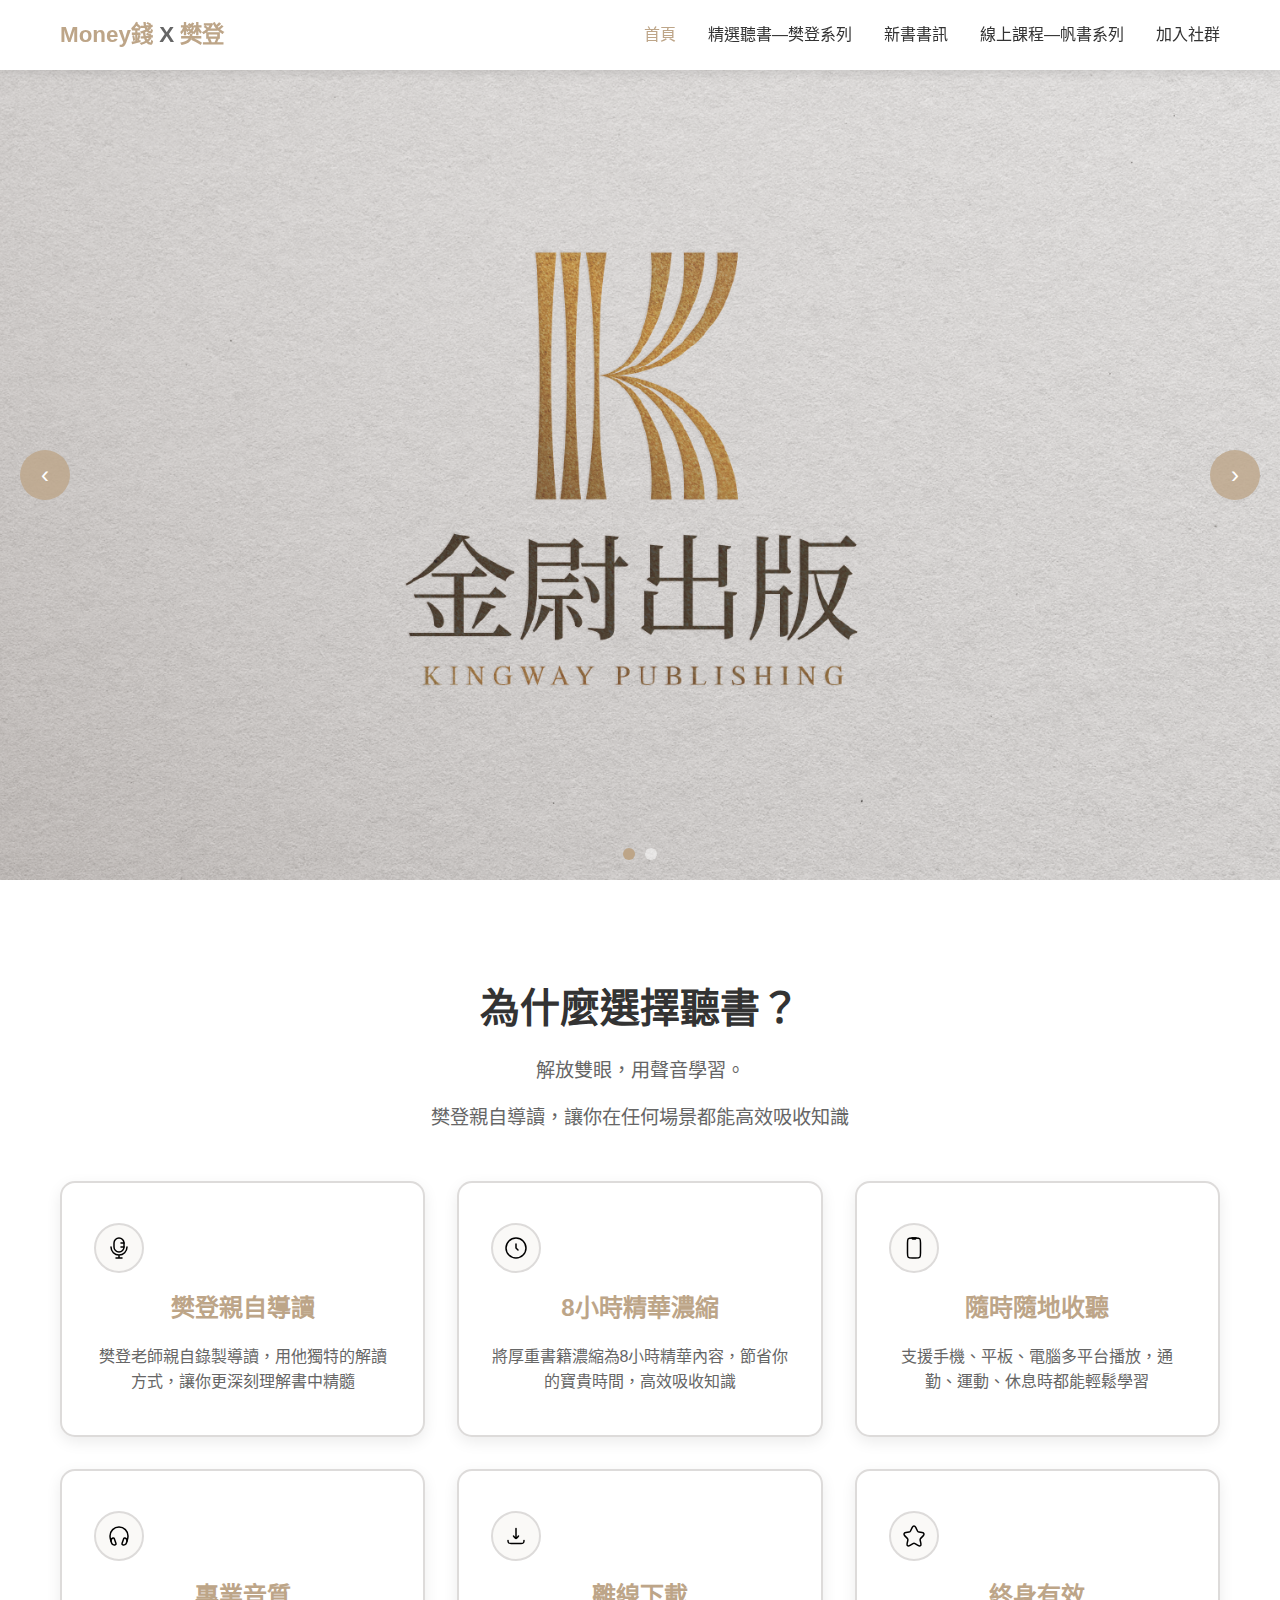
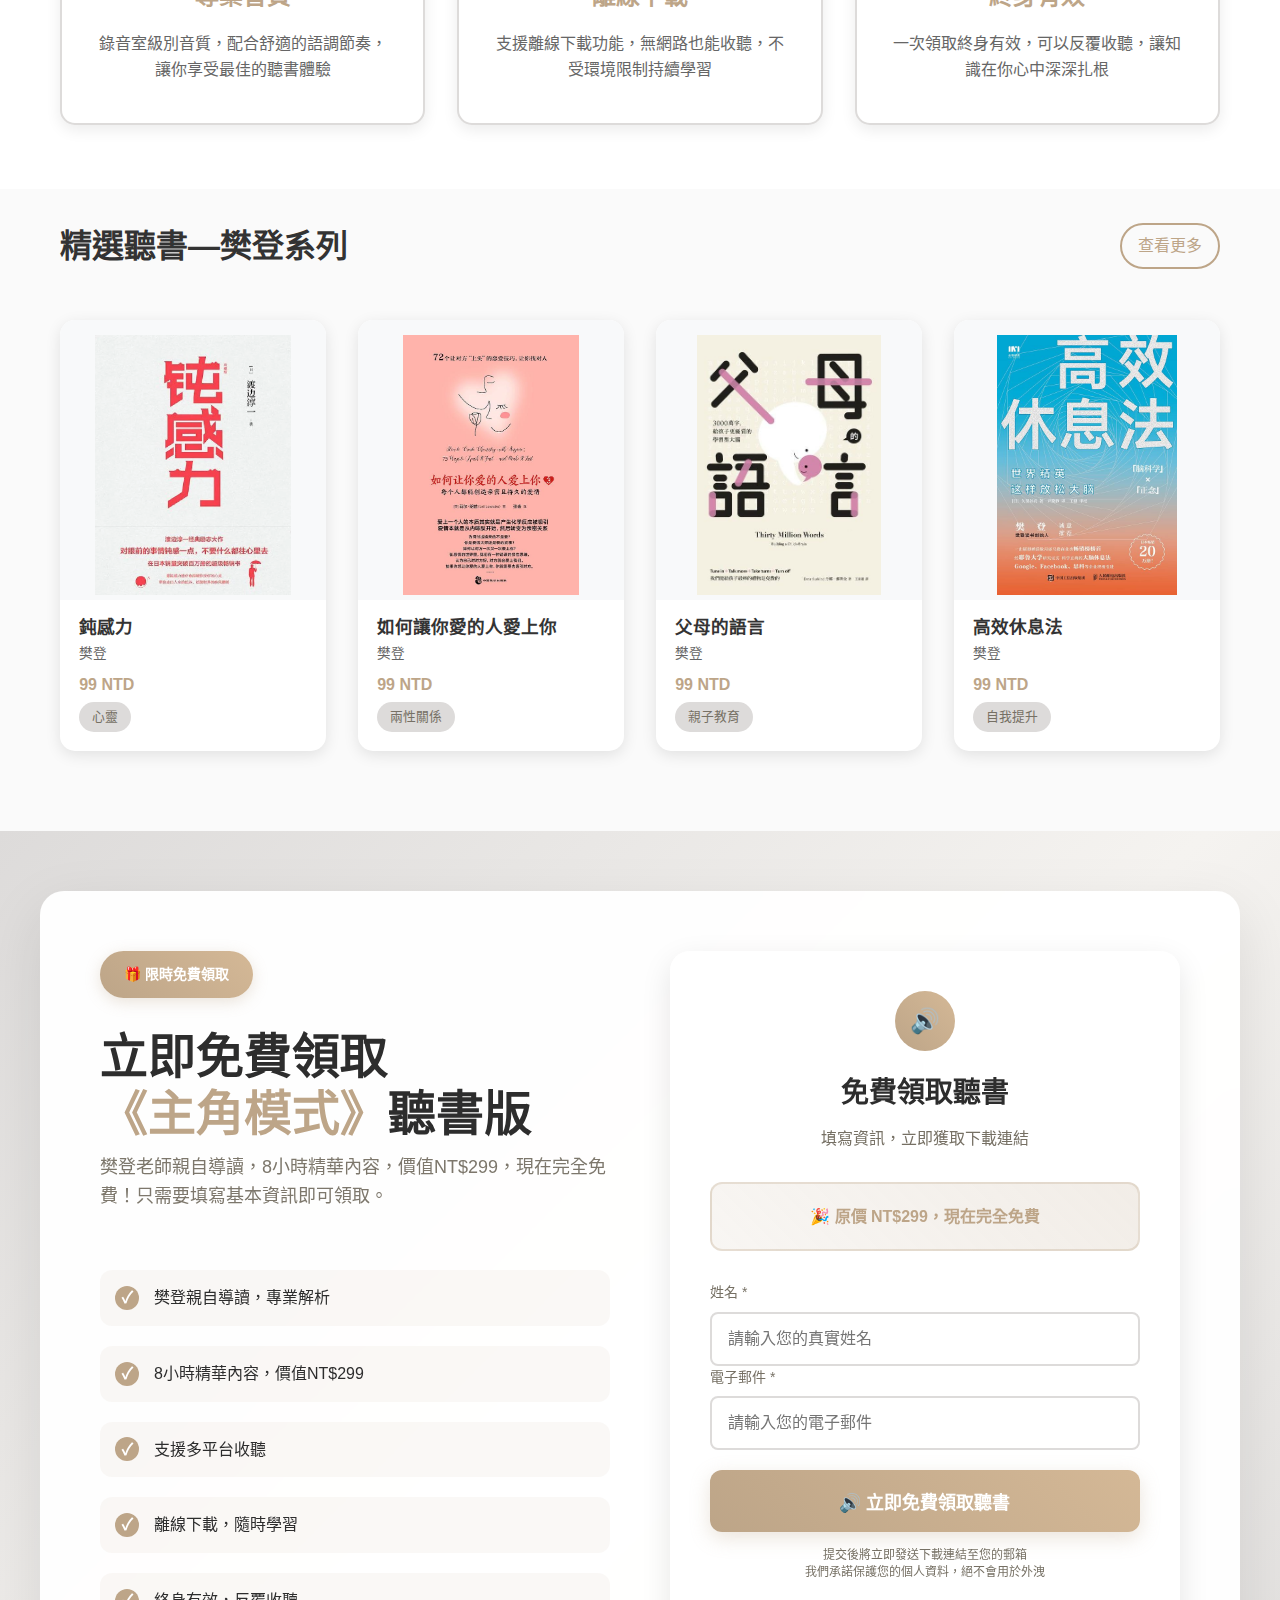
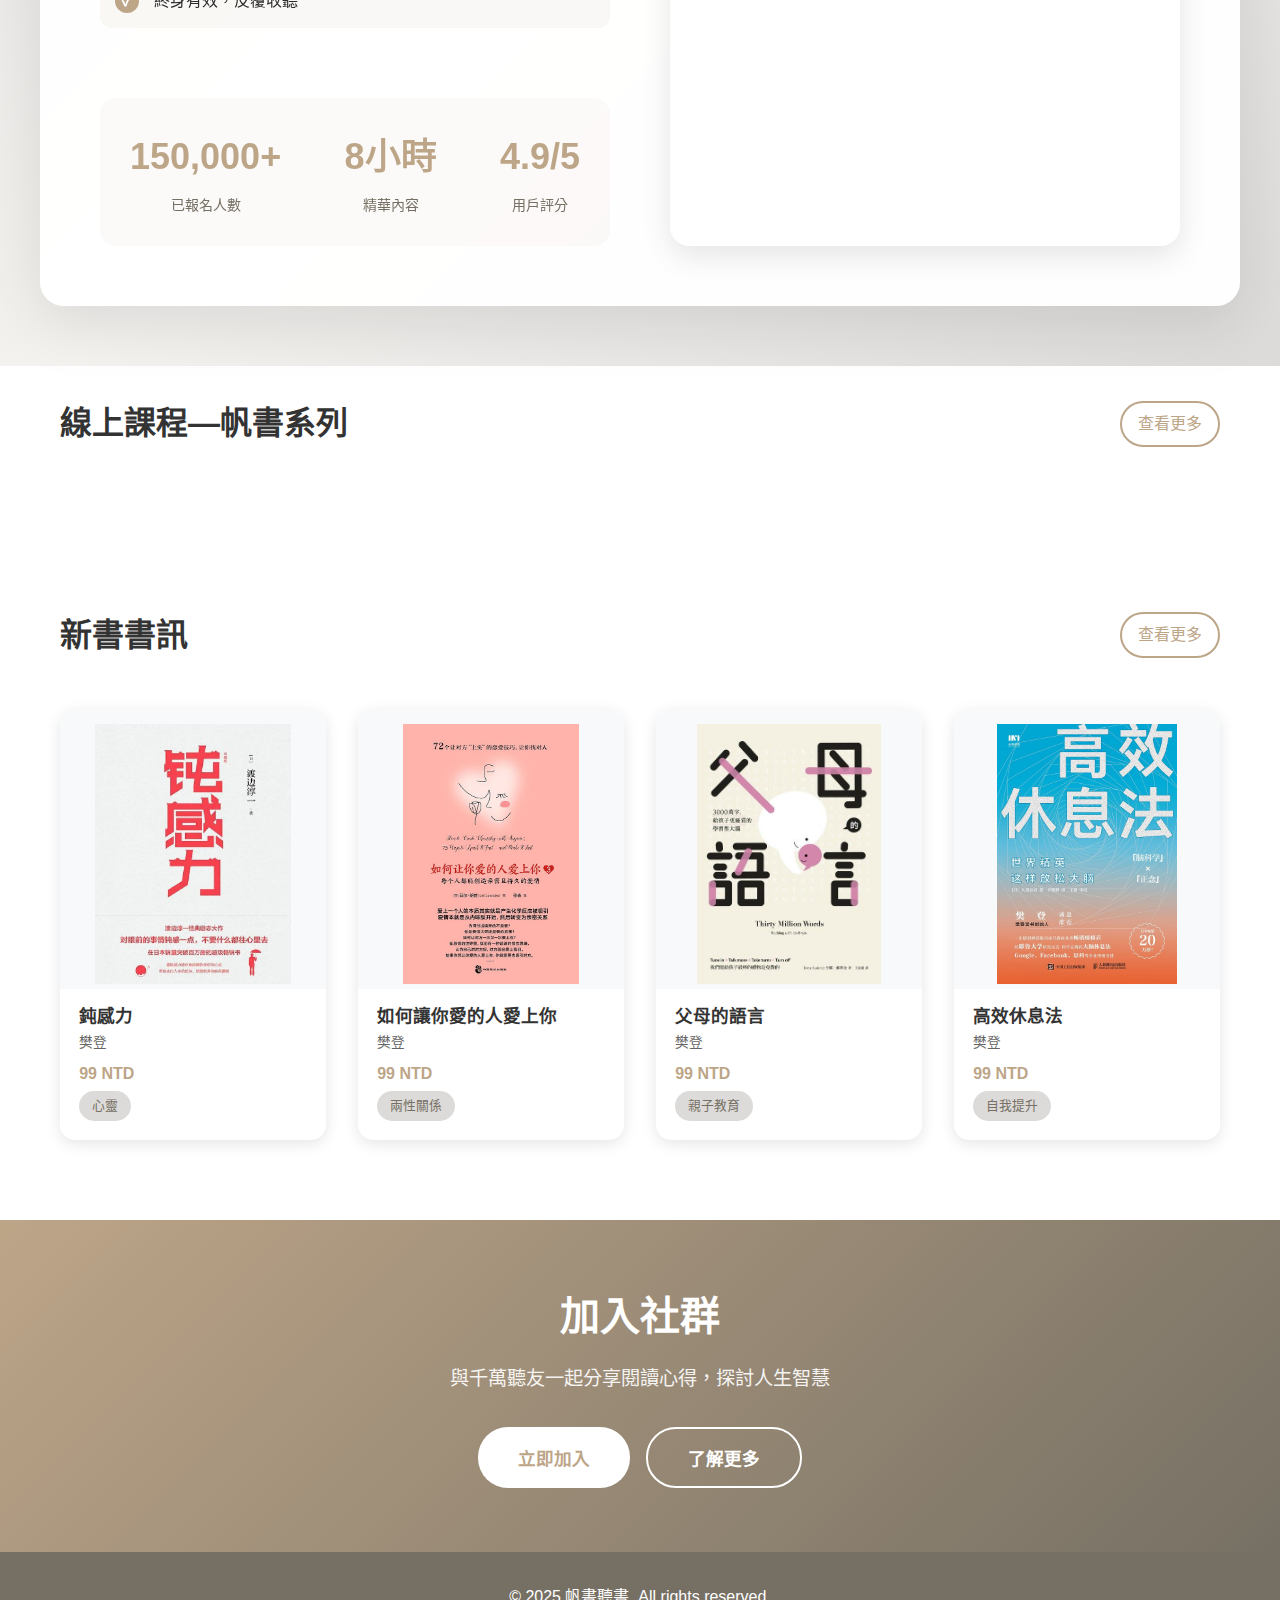
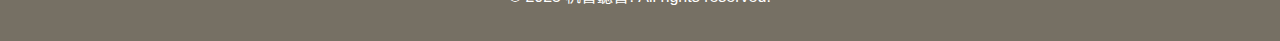
<file: index.html>
<!DOCTYPE html>
<html lang="zh-TW">
<head>
    <meta charset="UTF-8">
    <meta name="viewport" content="width=device-width, initial-scale=1.0">
    <title>帆書聽書 - 優質聽書平台</title>
    <link rel="stylesheet" href="css/styles.css">
    <link rel="stylesheet" href="css/hero-mode.css">
</head>
<body>

    <main>
        <section class="hero-carousel">
            <div class="carousel-container">
                <div class="carousel-slide active">
                    <img src="images/hero_image.png" alt="帆書聽書推薦">
                </div>
                <div class="carousel-slide">
                    <img src="images/hero_image_2.png" alt="精選好書">
                </div>
            </div>
            <div class="carousel-controls">
                <button class="prev-btn">‹</button>
                <button class="next-btn">›</button>
            </div>
            <div class="carousel-indicators">
                <span class="indicator active" data-slide="0"></span>
                <span class="indicator" data-slide="1"></span>
            </div>
        </section>
        <section class="why-choose-section">
            <div class="container">
                <div class="section-header centered">
                    <h2>為什麼選擇聽書？</h2>
                    <p>解放雙眼，用聲音學習。</p> <p>樊登親自導讀，讓你在任何場景都能高效吸收知識</p>
                </div>
                <div class="features-grid">
                    <div class="feature-card">
                        <div class="feature-icon">
                            <img src="images/svg/mic-01-stroke-rounded.svg" alt="樊登親自導讀" class="feature-svg">
                        </div>
                        <h3>樊登親自導讀</h3>
                        <p>樊登老師親自錄製導讀，用他獨特的解讀方式，讓你更深刻理解書中精髓</p>
                    </div>
                    <div class="feature-card">
                        <div class="feature-icon">
                            <img src="images/svg/clock-01-stroke-rounded.svg" alt="8小時精華濃縮" class="feature-svg">
                        </div>
                        <h3>8小時精華濃縮</h3>
                        <p>將厚重書籍濃縮為8小時精華內容，節省你的寶貴時間，高效吸收知識</p>
                    </div>
                    <div class="feature-card">
                        <div class="feature-icon">
                            <img src="images/svg/smart-phone-02-stroke-rounded.svg" alt="隨時隨地收聽" class="feature-svg">
                        </div>
                        <h3>隨時隨地收聽</h3>
                        <p>支援手機、平板、電腦多平台播放，通勤、運動、休息時都能輕鬆學習</p>
                    </div>
                    <div class="feature-card">
                        <div class="feature-icon">
                            <img src="images/svg/headphones-stroke-rounded.svg" alt="專業音質" class="feature-svg">
                        </div>
                        <h3>專業音質</h3>
                        <p>錄音室級別音質，配合舒適的語調節奏，讓你享受最佳的聽書體驗</p>
                    </div>
                    <div class="feature-card">
                        <div class="feature-icon">
                            <img src="images/svg/download-04-stroke-rounded.svg" alt="離線下載" class="feature-svg">
                        </div>
                        <h3>離線下載</h3>
                        <p>支援離線下載功能，無網路也能收聽，不受環境限制持續學習</p>
                    </div>
                    <div class="feature-card">
                        <div class="feature-icon">
                            <img src="images/svg/star-stroke-rounded.svg" alt="終身有效" class="feature-svg">
                        </div>
                        <h3>終身有效</h3>
                        <p>一次領取終身有效，可以反覆收聽，讓知識在你心中深深扎根</p>
                    </div>
                </div>
            </div>
        </section>

        

        <section class="featured-books-section">
            <div class="container">
                <div class="section-header">
                    <h2>精選聽書—樊登系列</h2>
                    <a href="audiobooks.html" class="view-more">查看更多</a>
                </div>
                <div class="books-grid" id="audiobooks-grid">
                </div>
                <a href="audiobooks.html" class="mobile-view-more">查看更多</a>
            </div>
        </section>
        
        <section class="hero-mode-section">
            <div class="hero-mode-container">
                <div class="hero-left-section">
                    <div class="hero-free-badge">🎁 限時免費領取</div>
                    
                    <div>
                        <h1 class="hero-main-title">立即免費領取<br><span class="hero-highlight">《主角模式》</span>聽書版</h1>
                        <p class="hero-subtitle">樊登老師親自導讀，8小時精華內容，價值NT$299，現在完全免費！只需要填寫基本資訊即可領取。</p>
                    </div>

                    <div class="hero-features">
                        <div class="hero-feature-item">
                            <div class="hero-check-icon">✓</div>
                            <span>樊登親自導讀，專業解析</span>
                        </div>
                        <div class="hero-feature-item">
                            <div class="hero-check-icon">✓</div>
                            <span>8小時精華內容，價值NT$299</span>
                        </div>
                        <div class="hero-feature-item">
                            <div class="hero-check-icon">✓</div>
                            <span>支援多平台收聽</span>
                        </div>
                        <div class="hero-feature-item">
                            <div class="hero-check-icon">✓</div>
                            <span>離線下載，隨時學習</span>
                        </div>
                        <div class="hero-feature-item">
                            <div class="hero-check-icon">✓</div>
                            <span>終身有效，反覆收聽</span>
                        </div>
                    </div>

                    <div class="hero-stats">
                        <div class="hero-stat-item">
                            <span class="hero-stat-number">150,000+</span>
                            <div class="hero-stat-label">已報名人數</div>
                        </div>
                        <div class="hero-stat-item">
                            <span class="hero-stat-number">8小時</span>
                            <div class="hero-stat-label">精華內容</div>
                        </div>
                        <div class="hero-stat-item">
                            <span class="hero-stat-number">4.9/5</span>
                            <div class="hero-stat-label">用戶評分</div>
                        </div>
                    </div>
                </div>

                <div class="hero-right-section">
                    <div class="hero-form-header">
                        <div class="hero-speaker-icon">🔊</div>
                        <h2 class="hero-form-title">免費領取聽書</h2>
                        <p class="hero-form-subtitle">填寫資訊，立即獲取下載連結</p>
                    </div>

                    <div class="hero-price-banner">
                        <div class="hero-price-text">🎉 原價 NT$299，現在完全免費</div>
                    </div>

                    <form class="hero-form">
                        <div class="hero-form-group">
                            <label class="hero-form-label">姓名 *</label>
                            <input type="text" class="hero-form-input" placeholder="請輸入您的真實姓名">
                        </div>

                        <div class="hero-form-group">
                            <label class="hero-form-label">電子郵件 *</label>
                            <input type="email" class="hero-form-input" placeholder="請輸入您的電子郵件">
                        </div>

                        <button type="submit" class="hero-submit-btn">🔊 立即免費領取聽書</button>

                        <p class="hero-privacy-text">
                            提交後將立即發送下載連結至您的郵箱<br>
                            我們承諾保護您的個人資料，絕不會用於外洩
                        </p>
                    </form>
                </div>
            </div>

            <script>
                // Form submission handling
                document.querySelector('.hero-form').addEventListener('submit', function(e) {
                    e.preventDefault();
                    
                    const name = this.querySelector('input[type="text"]').value;
                    const email = this.querySelector('input[type="email"]').value;
                    
                    if (!name || !email) {
                        alert('請填寫完整資訊');
                        return;
                    }
                    
                    // Simulate form submission
                    const button = this.querySelector('.hero-submit-btn');
                    button.innerHTML = '📧 發送中...';
                    button.disabled = true;
                    
                    setTimeout(() => {
                        alert('恭喜！聽書下載連結已發送至您的郵箱，請查收！');
                        button.innerHTML = '✅ 已發送';
                    }, 2000);
                });

                // Add hover animations
                document.querySelectorAll('.hero-feature-item').forEach(item => {
                    item.addEventListener('mouseenter', function() {
                        this.style.transform = 'translateX(5px) scale(1.02)';
                    });
                    
                    item.addEventListener('mouseleave', function() {
                        this.style.transform = 'translateX(0) scale(1)';
                    });
                });
            </script>
        </section>

        

        <section class="courses-section">
            <div class="container">
                <div class="section-header">
                    <h2>線上課程—帆書系列</h2>
                    <a href="courses.html" class="view-more">查看更多</a>
                </div>
                <div class="course-grid" id="courses-grid">
                </div>
                <a href="courses.html" class="mobile-view-more">查看更多</a>
            </div>
        </section>
        

        <section class="new-books-section">
            <div class="container">
                <div class="section-header">
                    <h2>新書書訊</h2>
                    <a href="books.html" class="view-more">查看更多</a>
                </div>
                <div class="books-grid" id="books-grid">
                </div>
                <a href="books.html" class="mobile-view-more">查看更多</a>
            </div>
        </section>

        <section id="community" class="community-section">
            <div class="container">
                <div class="community-content">
                    <h2>加入社群</h2>
                    <p>與千萬聽友一起分享閱讀心得，探討人生智慧</p>
                    <div class="community-buttons">
                        <button class="btn btn-primary">立即加入</button>
                        <button class="btn btn-secondary">了解更多</button>
                    </div>
                </div>
            </div>
        </section>


    </main>

    <script src="js/utils_components.js"></script>
    <script src="js/utils_mobile_menu.js"></script>
    <script src="js/utils_carousel.js"></script>
    <script src="js/utils_books.js"></script>
    <script src="js/index.js"></script>
    <script>
        // Initialize components first, then run page-specific scripts
        document.addEventListener('DOMContentLoaded', function() {
            // Initialize components first
            ComponentUtils.initComponents('home');
            
            // Then run page-specific functionality
            setTimeout(() => {
                initCarousel();
                loadHomepageBooks();
                loadCommunityEvents();
            }, 10);
        });
    </script>
</body>
</html>
</file>
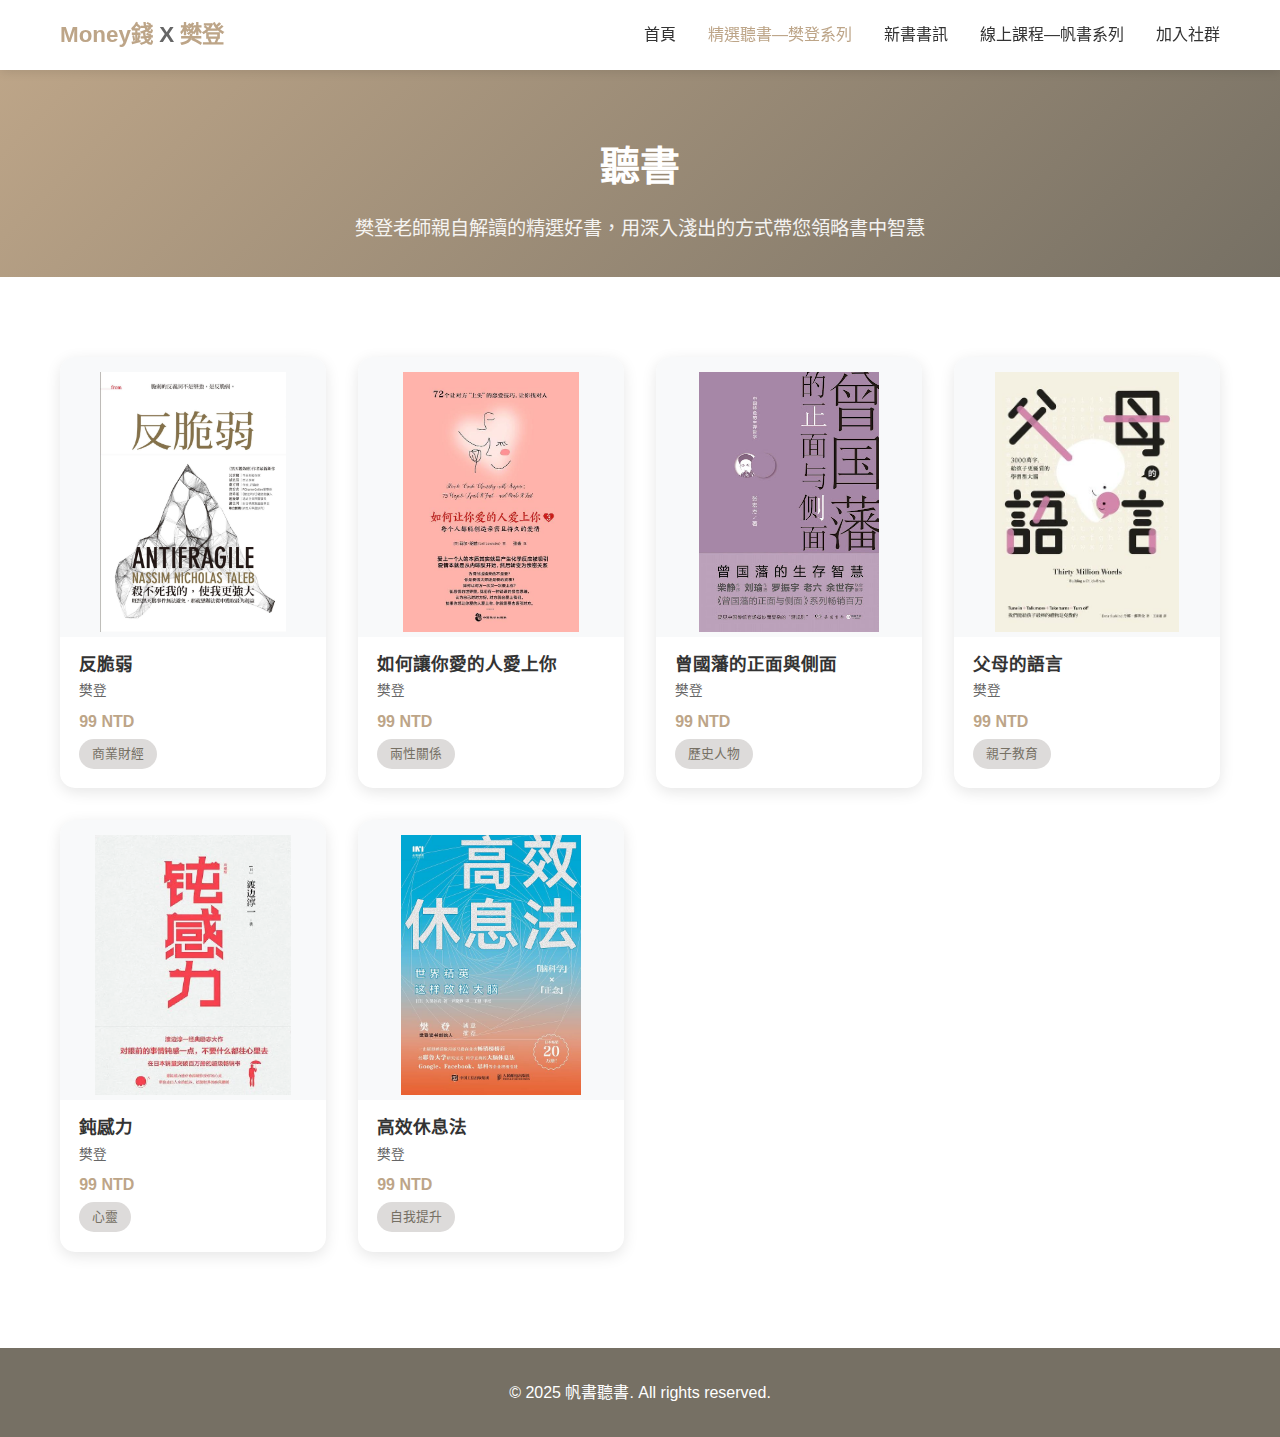
<file: audiobooks.html>
<!DOCTYPE html>
<html lang="zh-TW">
<head>
    <meta charset="UTF-8">
    <meta name="viewport" content="width=device-width, initial-scale=1.0">
    <title>精選聽書-樊登系列 - 帆書聽書</title>
    <link rel="stylesheet" href="css/styles.css">
</head>
<body>

    <main>
        <section class="page-header">
            <div class="container">
                <h1>聽書</h1>
                <p>樊登老師親自解讀的精選好書，用深入淺出的方式帶您領略書中智慧</p>
            </div>
        </section>

        <section class="books-listing">
            <div class="container">
                <!-- 分類過濾器 -->
                <div class="category-filter-section">
                    <!-- 電腦版按鈕組 -->
                    <div class="category-filter desktop-filter">
                        <div class="category-buttons" id="category-buttons">
                            <!-- 動態生成分類按鈕 -->
                        </div>
                    </div>

                    <!-- 手機版下拉選單 -->
                    <div class="category-filter mobile-filter">
                        <select id="category-select">
                            <!-- 動態生成分類選項 -->
                        </select>
                    </div>
                </div>

                <div class="books-grid" id="all-audiobooks">
                </div>
            </div>
        </section>
    </main>

    <script src="js/utils_components.js"></script>
    <script src="js/utils_mobile_menu.js"></script>
    <script src="js/utils_books.js"></script>
    <script src="js/audiobooks.js"></script>
    <script>
        document.addEventListener('DOMContentLoaded', function() {
            ComponentUtils.initComponents('audiobooks');
            setTimeout(() => {
                loadAllAudiobooks();
            }, 10);
        });
    </script>
</body>
</html>
</file>
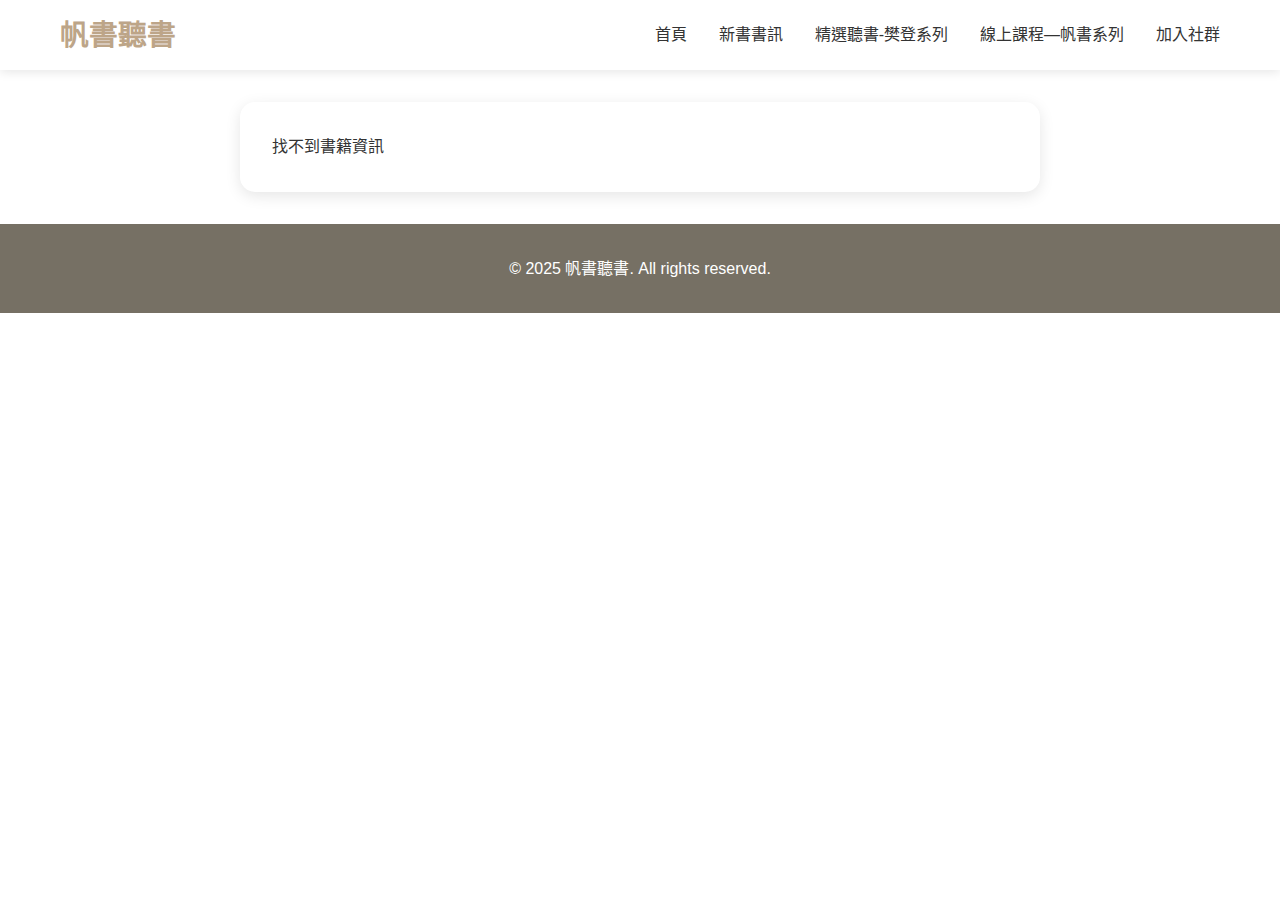
<file: book-detail.html>
<!DOCTYPE html>
<html lang="zh-TW">
<head>
    <meta charset="UTF-8">
    <meta name="viewport" content="width=device-width, initial-scale=1.0">
    <title>書籍詳情 - 帆書聽書</title>
    <link rel="stylesheet" href="styles.css">
</head>
<body>
    <nav class="navbar">
        <div class="nav-container">
            <div class="nav-logo">
                <h2>帆書聽書</h2>
            </div>
            <ul class="nav-menu">
                <li class="nav-item">
                    <a href="index.html" class="nav-link">首頁</a>
                </li>
                <li class="nav-item">
                    <a href="new-books.html" class="nav-link">新書書訊</a>
                </li>
                <li class="nav-item">
                    <a href="featured-books.html" class="nav-link">精選聽書-樊登系列</a>
                </li>
                <li class="nav-item">
                    <a href="courses.html" class="nav-link">線上課程—帆書系列</a>
                </li>
                <li class="nav-item">
                    <a href="index.html#community" class="nav-link">加入社群</a>
                </li>
            </ul>
            <div class="hamburger">
                <span class="bar"></span>
                <span class="bar"></span>
                <span class="bar"></span>
            </div>
        </div>
    </nav>

    <main>
        <div class="container">
            <div class="book-detail" id="book-detail">
                <div class="book-detail-header">
                    <img id="book-image" src="" alt="" class="book-detail-image">
                    <div class="book-detail-info">
                        <h1 id="book-title"></h1>
                        <div class="book-detail-meta">
                            <span id="book-speaker"></span>
                            <span id="book-price"></span>
                            <span id="book-students"></span>
                            <span id="book-category"></span>
                        </div>
                        <button class="listen-btn" onclick="startListening()">開始聽書</button>
                    </div>
                </div>
                <div class="book-detail-content" id="book-content">
                </div>
            </div>
        </div>
    </main>

    <footer class="footer">
        <div class="container">
            <p>&copy; 2025 帆書聽書. All rights reserved.</p>
        </div>
    </footer>

    <script src="script.js"></script>
    <script>
        document.addEventListener('DOMContentLoaded', function() {
            loadBookDetail();
        });

        async function loadBookDetail() {
            const params = getUrlParams();
            if (!params.folder || !params.book) {
                document.getElementById('book-detail').innerHTML = '<p>找不到書籍資訊</p>';
                return;
            }

            try {
                // 從本地資料獲取書籍基本資訊
                const books = await fetchBooksData(params.folder);
                const book = books.find(b => b.name === params.book);
                if (!book) {
                    document.getElementById('book-detail').innerHTML = '<p>找不到書籍資訊</p>';
                    return;
                }

                // 直接從 intro.txt 檔案載入介紹內容
                const introResponse = await fetch(`${params.folder}/${encodeURIComponent(params.book)}/intro.txt`);
                let introContent = '暫無詳細介紹';
                
                if (introResponse.ok) {
                    introContent = await introResponse.text();
                } else {
                    console.warn(`Could not load intro.txt for ${params.book}`);
                }

                displayBookDetail(book, introContent);
            } catch (error) {
                console.error('Error loading book detail:', error);
                document.getElementById('book-detail').innerHTML = '<p>載入書籍詳情時發生錯誤</p>';
            }
        }


        function displayBookDetail(bookInfo, introText) {
            document.getElementById('book-image').src = bookInfo.image;
            document.getElementById('book-image').alt = bookInfo.title || bookInfo.name;
            document.getElementById('book-title').textContent = bookInfo.title || bookInfo.name;
            
            document.getElementById('book-speaker').textContent = bookInfo.speaker ? `講者：${bookInfo.speaker}` : '';
            document.getElementById('book-price').textContent = bookInfo.price ? `價格：${bookInfo.price}` : '';
            document.getElementById('book-students').textContent = bookInfo.students ? `學員數：${bookInfo.students}` : '';
            document.getElementById('book-category').textContent = bookInfo.category ? `分類：${bookInfo.category}` : '';

            const contentElement = document.getElementById('book-content');
            if (introText) {
                // 處理換行符號，將每個段落轉換為 <p> 標籤
                const paragraphs = introText.split('\n\n').filter(para => para.trim());
                contentElement.innerHTML = paragraphs.map(para => 
                    `<p>${para.trim().replace(/\n/g, '<br>')}</p>`
                ).join('');
            } else {
                contentElement.innerHTML = '<p>暫無詳細介紹</p>';
            }

            document.title = `${bookInfo.title || bookInfo.name} - 帆書聽書`;
        }

        function startListening() {
            alert('開始播放音頻！\n（此為示範功能，實際應用中會連接到音頻播放系統）');
        }
    </script>
</body>
</html>
</file>
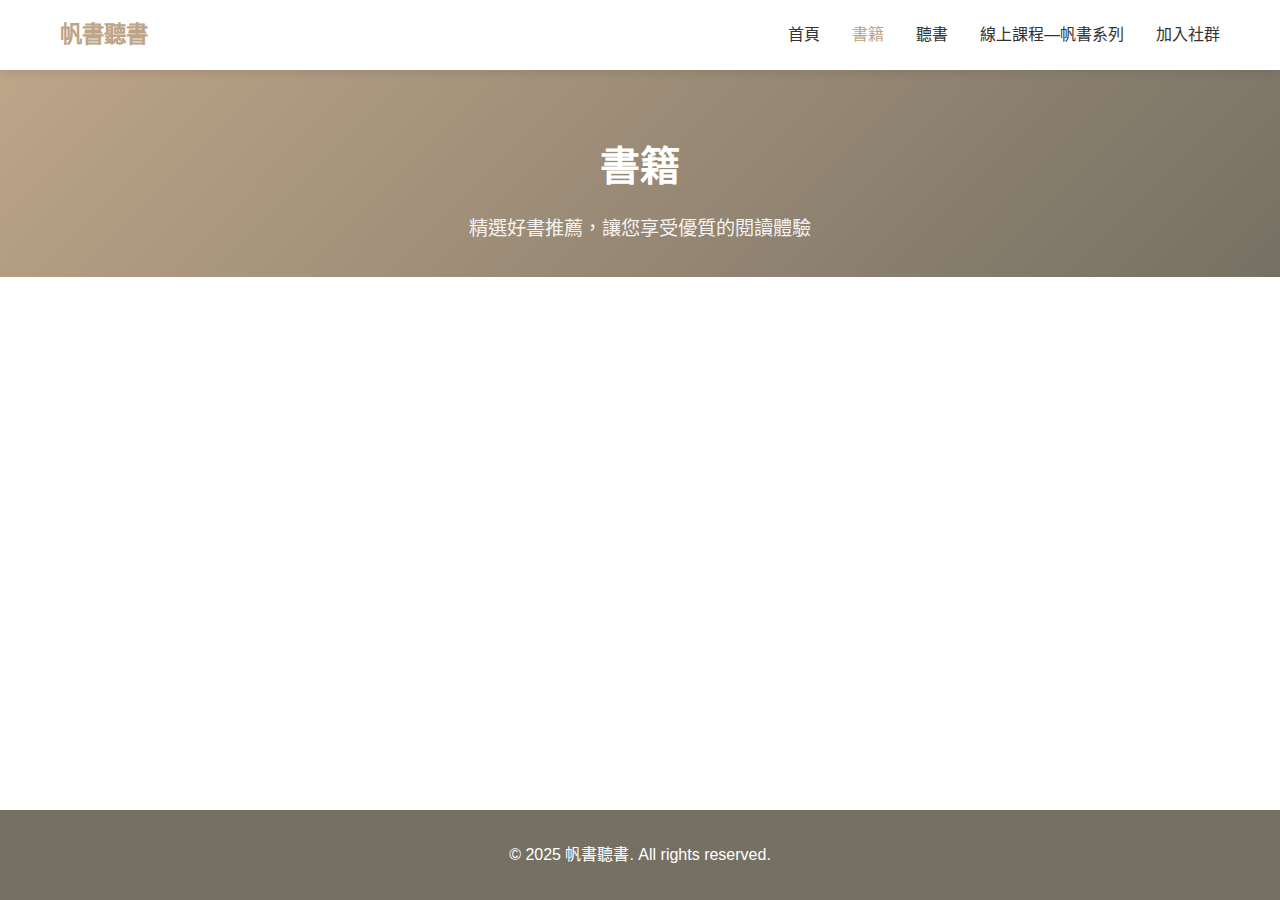
<file: books.html>
<!DOCTYPE html>
<html lang="zh-TW">
<head>
    <meta charset="UTF-8">
    <meta name="viewport" content="width=device-width, initial-scale=1.0">
    <title>新書書訊 - 帆書聽書</title>
    <link rel="stylesheet" href="css/styles.css">
</head>
<body>
    <nav class="navbar">
        <div class="nav-container">
            <div class="nav-logo">
                <h2>帆書聽書</h2>
            </div>
            <ul class="nav-menu">
                <li class="nav-item">
                    <a href="index.html" class="nav-link">首頁</a>
                </li>
                <li class="nav-item">
                    <a href="books.html" class="nav-link active">書籍</a>
                </li>
                <li class="nav-item">
                    <a href="audiobooks.html" class="nav-link">聽書</a>
                </li>
                <li class="nav-item">
                    <a href="courses.html" class="nav-link">線上課程—帆書系列</a>
                </li>
                <li class="nav-item">
                    <a href="index.html#community" class="nav-link">加入社群</a>
                </li>
            </ul>
            <div class="hamburger">
                <span class="bar"></span>
                <span class="bar"></span>
                <span class="bar"></span>
            </div>
        </div>
    </nav>

    <main>
        <section class="page-header">
            <div class="container">
                <h1>書籍</h1>
                <p>精選好書推薦，讓您享受優質的閱讀體驗</p>
            </div>
        </section>

        <section class="books-listing">
            <div class="container">
                <div class="books-grid" id="all-books">
                </div>
            </div>
        </section>
    </main>

    <footer class="footer">
        <div class="container">
            <p>&copy; 2025 帆書聽書. All rights reserved.</p>
        </div>
    </footer>

    <script src="js/utils_mobile_menu.js"></script>
    <script src="js/utils_books.js"></script>
    <script src="js/books.js"></script>
</body>
</html>
</file>
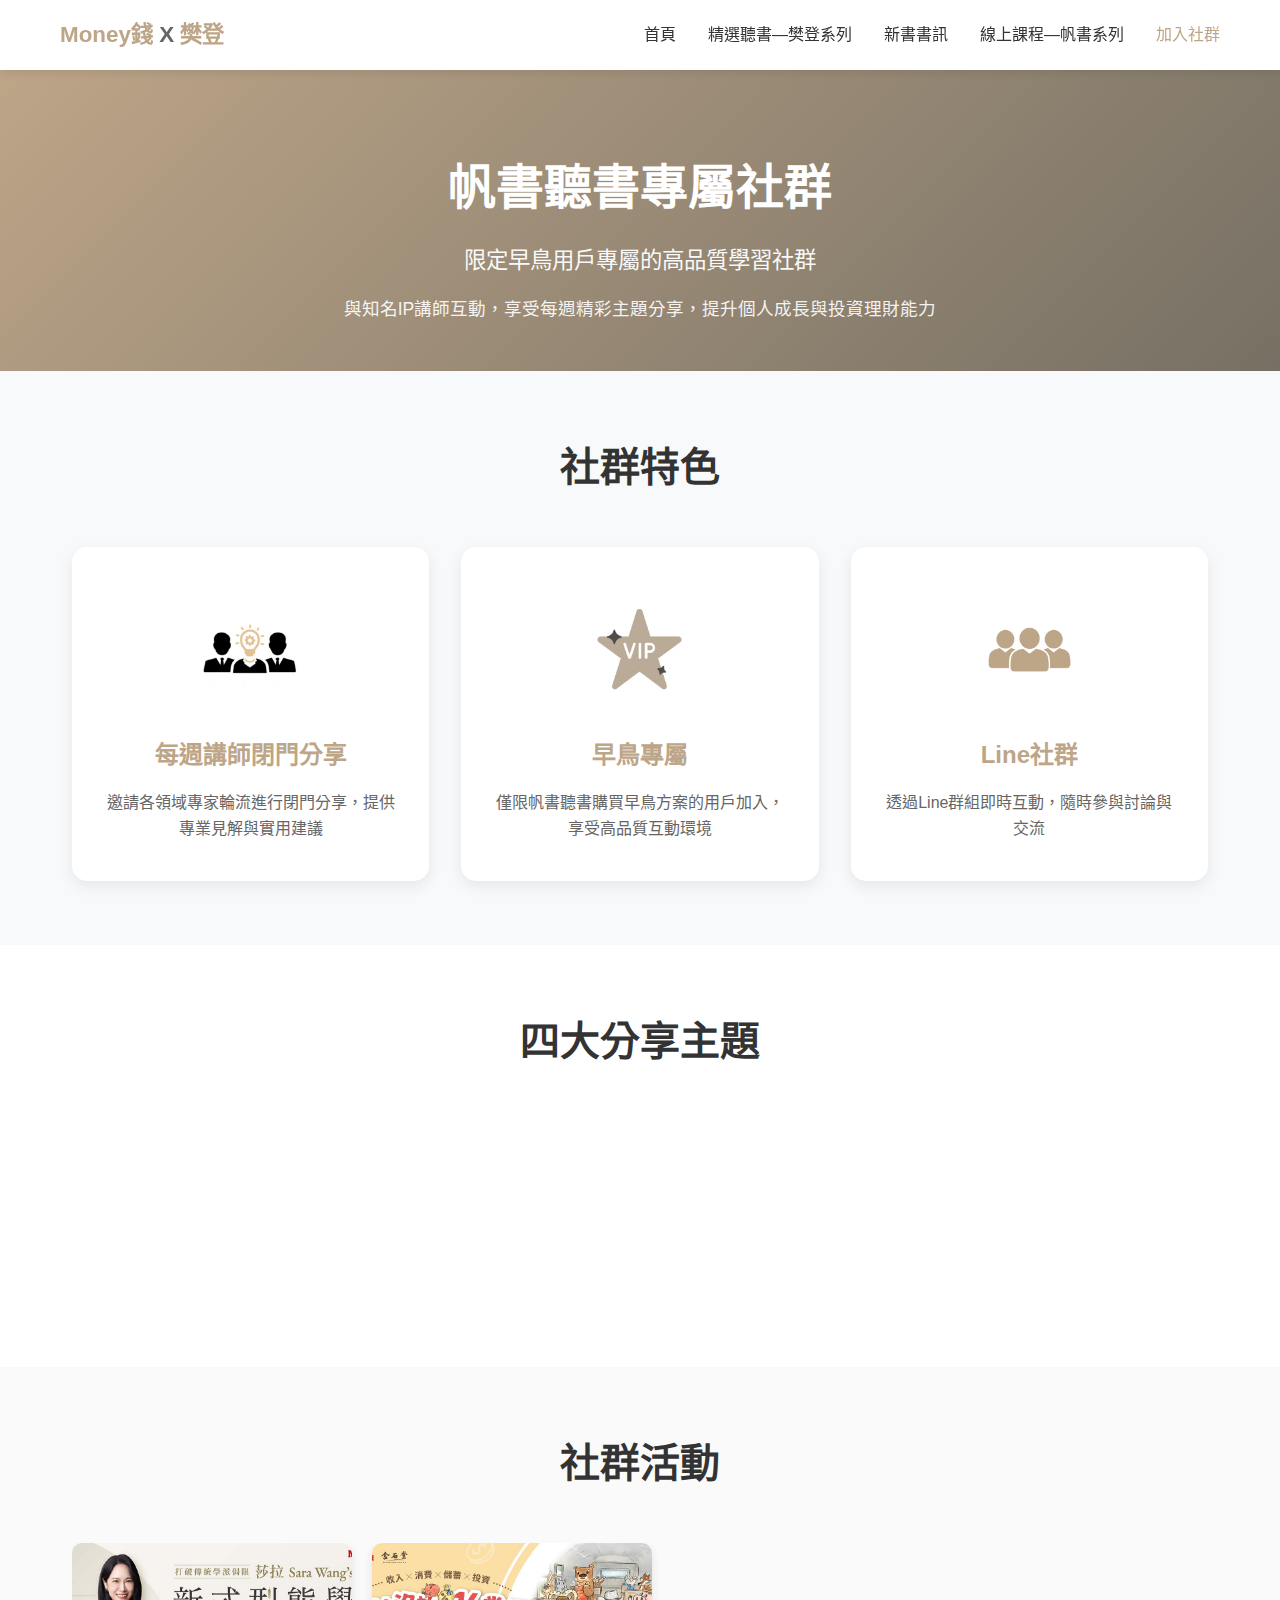
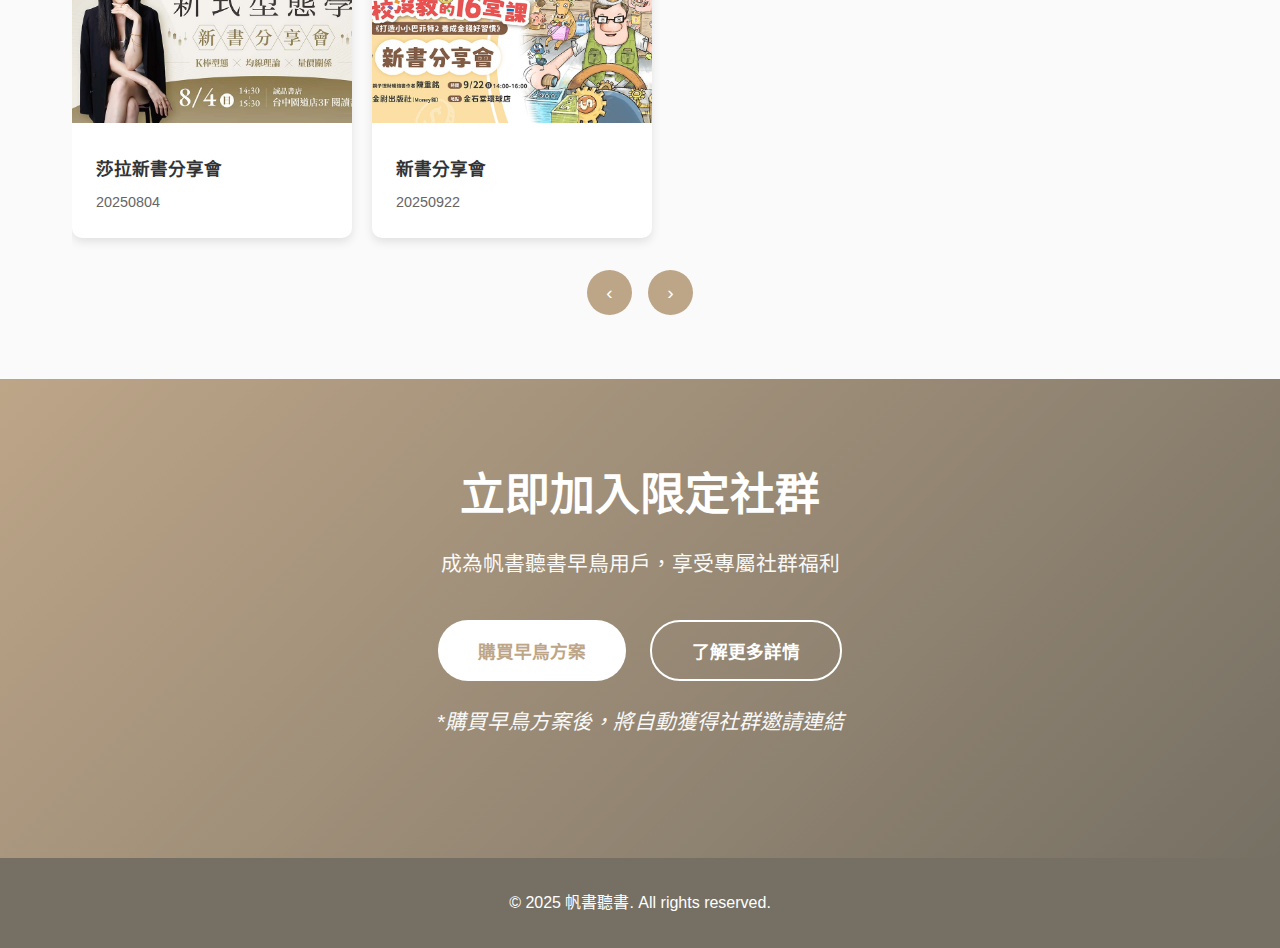
<file: community.html>
<!DOCTYPE html>
<html lang="zh-TW">
<head>
    <meta charset="UTF-8">
    <meta name="viewport" content="width=device-width, initial-scale=1.0">
    <title>帆書聽書社群 - 限定早鳥專屬社群</title>
    <link rel="stylesheet" href="css/community.css">
</head>
<body>

    <main>
        <section class="community-hero">
            <div class="container">
                <div class="hero-content">
                    <h1>帆書聽書專屬社群</h1>
                    <p class="hero-subtitle">限定早鳥用戶專屬的高品質學習社群</p>
                    <p class="hero-description">與知名IP講師互動，享受每週精彩主題分享，提升個人成長與投資理財能力</p>
                </div>
            </div>
        </section>

        <section class="community-features">
            <div class="container">
                <h2 class="section-title">社群特色</h2>
                <div class="features-grid">
                    <!-- <div class="feature-card">
                        <div class="feature-icon">📚</div>
                        <h3>每週主題分享</h3>
                        <p>第一週：書籍導讀<br>第二週：職涯發展<br>第三週：投資理財<br>第四週：生活閒聊</p>
                    </div> -->
                    <div class="feature-card">
                        <div class="feature-icon"><img src="images/community/community_01.png" alt="每週講師閉門分享"></div>
                        <h3>每週講師閉門分享</h3>
                        <p>邀請各領域專家輪流進行閉門分享，提供專業見解與實用建議</p>
                    </div>
                    <div class="feature-card">
                        <div class="feature-icon"><img src="images/community/community_02.png" alt="早鳥專屬"></div>
                        <h3>早鳥專屬</h3>
                        <p>僅限帆書聽書購買早鳥方案的用戶加入，享受高品質互動環境</p>
                    </div>
                    <div class="feature-card">
                        <div class="feature-icon"><img src="images/community/community_03.png" alt="Line社群"></div>
                        <h3>Line社群</h3>
                        <p>透過Line群組即時互動，隨時參與討論與交流</p>
                    </div>
                </div>
            </div>
        </section>

        <section class="weekly-schedule">
            <div class="container">
                <h2 class="section-title">四大分享主題</h2>
                <div class="schedule-grid">
                    <div class="week-card">
                        <!-- <div class="week-number">第一週</div> -->
                        <h3>書籍導讀</h3>
                        <p>深度解析經典好書，分享閱讀心得與重點摘要</p>
                    </div>
                    <div class="week-card">
                        <!-- <div class="week-number">第二週</div> -->
                        <h3>職涯發展</h3>
                        <p>針對學生與職場人士，提供職涯規劃與發展建議</p>
                    </div>
                    <div class="week-card">
                        <!-- <div class="week-number">第三週</div> -->
                        <h3>投資理財</h3>
                        <p>結合CMoney合作作者資源，分享投資心法與理財策略</p>
                    </div>
                    <div class="week-card">
                        <!-- <div class="week-number">第四週</div> -->
                        <h3>生活閒聊</h3>
                        <p>輕鬆話題討論，增進社群成員之間的情感交流</p>
                    </div>
                </div>
            </div>
        </section>

        <section class="community-events-section">
            <div class="container">
                <h2 class="section-title">社群活動</h2>
                <div class="community-carousel">
                    <div class="community-carousel-container" id="community-carousel-container">
                    </div>
                    <div class="community-carousel-controls">
                        <button class="community-prev-btn">‹</button>
                        <button class="community-next-btn">›</button>
                    </div>
                </div>
            </div>
        </section>

        <section class="membership-cta">
            <div class="container">
                <div class="cta-content">
                    <h2>立即加入限定社群</h2>
                    <p>成為帆書聽書早鳥用戶，享受專屬社群福利</p>
                    <div class="cta-buttons">
                        <button class="btn btn-primary" id="join-community-btn">購買早鳥方案</button>
                        <button class="btn btn-secondary" id="learn-more-btn">了解更多詳情</button>
                    </div>
                    <p class="cta-note">*購買早鳥方案後，將自動獲得社群邀請連結</p>
                </div>
            </div>
        </section>
    </main>

    <script src="js/utils_components.js"></script>
    <script src="js/utils_mobile_menu.js"></script>
    <script src="js/community.js"></script>
    <script>
        document.addEventListener('DOMContentLoaded', function() {
            ComponentUtils.initComponents('community');
        });
    </script>
</body>
</html>
</file>
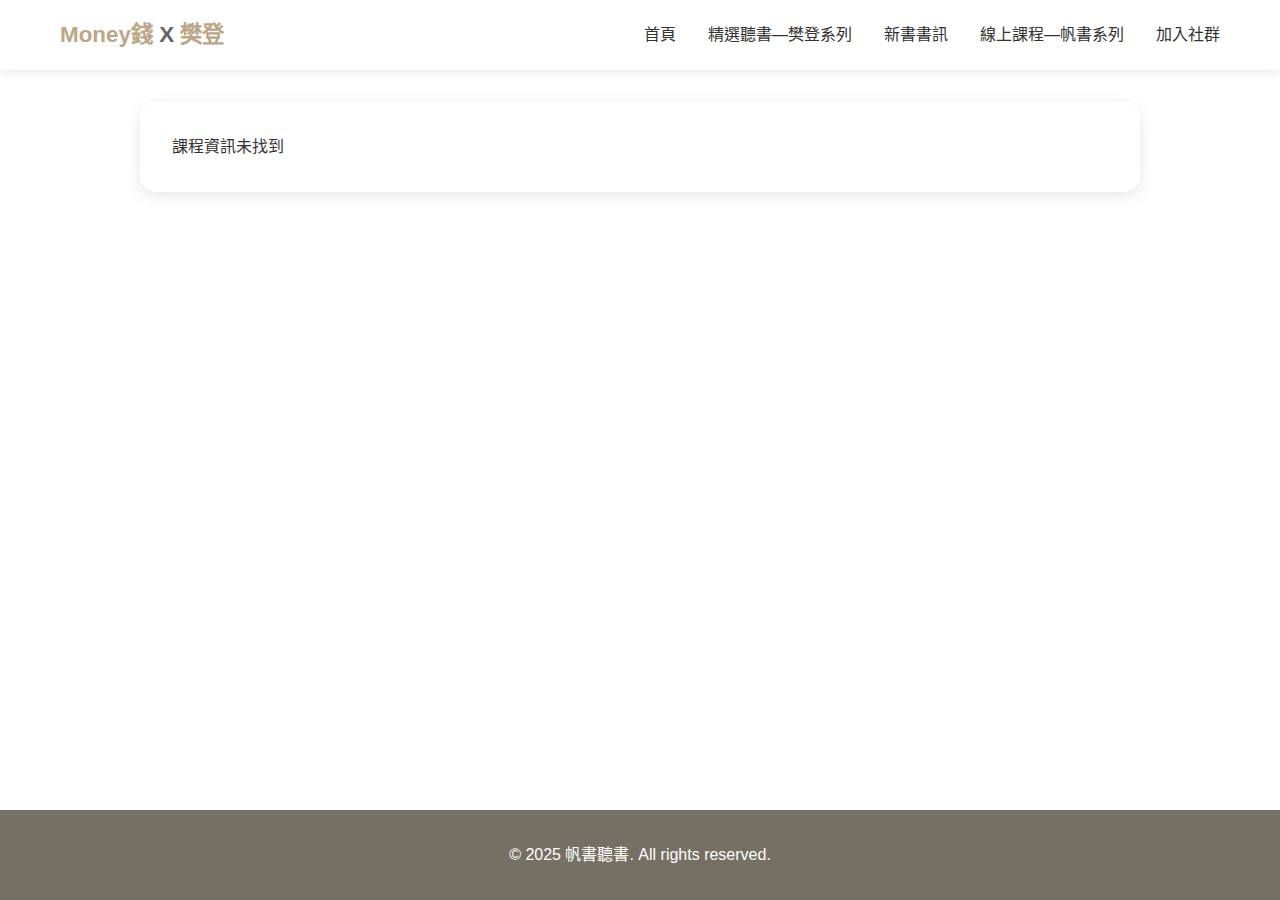
<file: course-detail.html>
<!DOCTYPE html>
<html lang="zh-TW">
<head>
    <meta charset="UTF-8">
    <meta name="viewport" content="width=device-width, initial-scale=1.0">
    <title>課程詳情 - 帆書聽書</title>
    <link rel="stylesheet" href="css/styles.css">
    <link rel="stylesheet" href="css/course-detail.css">
</head>
<body>

    <main>
        <div class="container">
            <div class="course-detail" id="course-detail">
                <div class="course-detail-wrapper">
                    <div class="course-detail-header">
                        <img id="course-image" src="" alt="" class="course-detail-image">
                        <div class="course-detail-info">
                            <h1 id="course-title"></h1>
                            <div class="course-detail-meta">
                                <span id="course-speaker"></span>
                                <span id="course-price"></span>
                                <span id="course-students"></span>
                                <span id="course-category"></span>
                            </div>
                        </div>
                    </div>
                </div>
                <button class="listen-btn" onclick="startListening()">開始聽書</button>
                <div class="course-detail-content" id="course-content">
                </div>
            </div>
        </div>
    </main>

    <script src="js/utils_components.js"></script>
    <script src="js/utils_mobile_menu.js"></script>
    <script src="js/utils_books.js"></script>
    <script src="js/course-detail.js"></script>
    <script>
        document.addEventListener('DOMContentLoaded', function() {
            ComponentUtils.initComponents();
            setTimeout(() => {
                loadCourseDetail();
            }, 10);
        });
    </script>
</body>
</html>
</file>
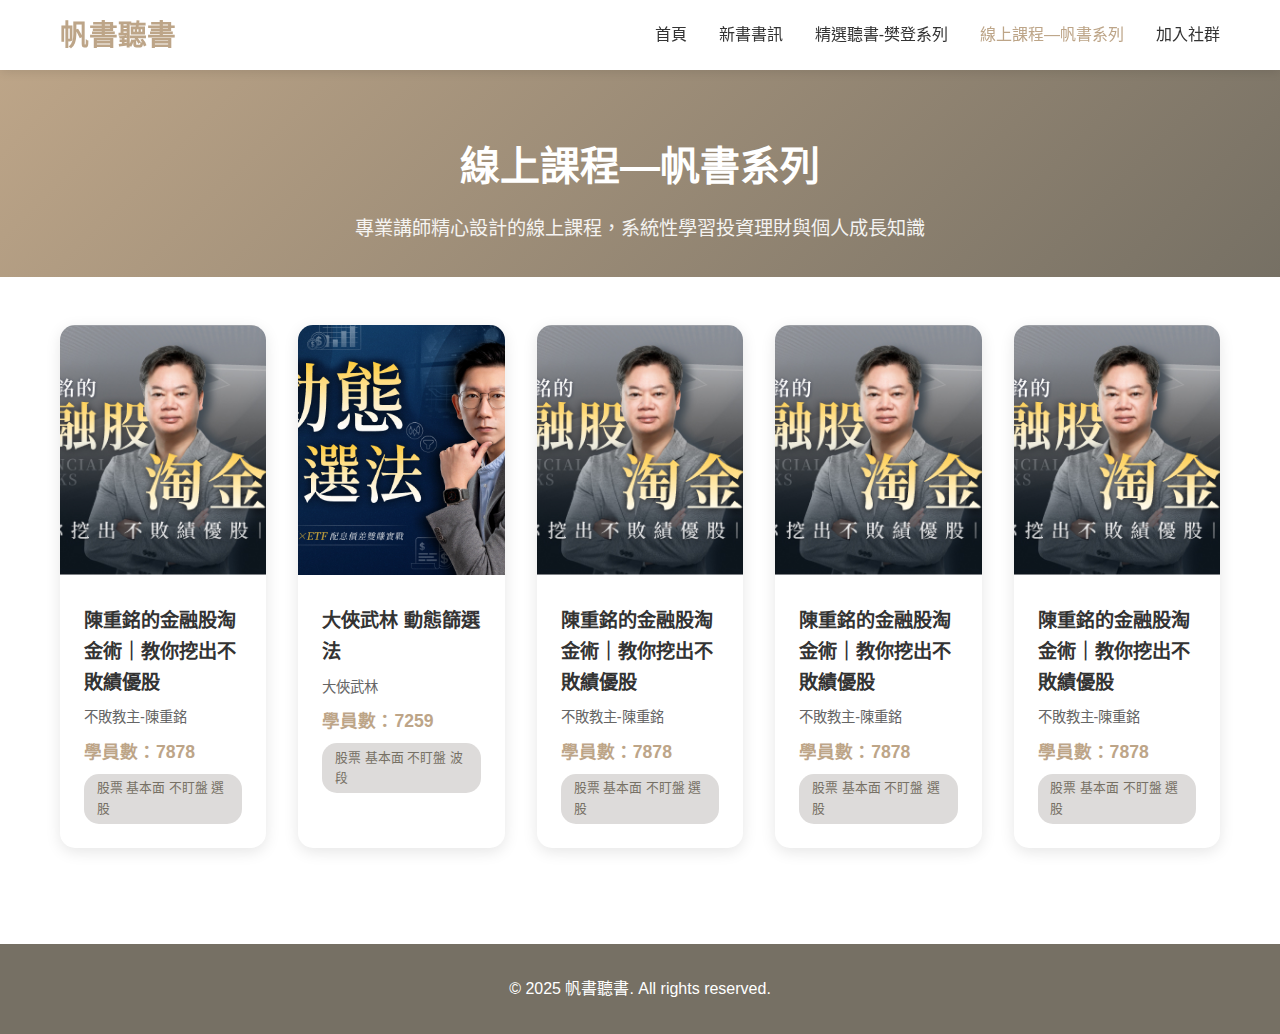
<file: courses.html>
<!DOCTYPE html>
<html lang="zh-TW">
<head>
    <meta charset="UTF-8">
    <meta name="viewport" content="width=device-width, initial-scale=1.0">
    <title>線上課程—帆書系列 - 帆書聽書</title>
    <link rel="stylesheet" href="styles.css">
</head>
<body>
    <nav class="navbar">
        <div class="nav-container">
            <div class="nav-logo">
                <h2>帆書聽書</h2>
            </div>
            <ul class="nav-menu">
                <li class="nav-item">
                    <a href="index.html" class="nav-link">首頁</a>
                </li>
                <li class="nav-item">
                    <a href="new-books.html" class="nav-link">新書書訊</a>
                </li>
                <li class="nav-item">
                    <a href="featured-books.html" class="nav-link">精選聽書-樊登系列</a>
                </li>
                <li class="nav-item">
                    <a href="courses.html" class="nav-link active">線上課程—帆書系列</a>
                </li>
                <li class="nav-item">
                    <a href="index.html#community" class="nav-link">加入社群</a>
                </li>
            </ul>
            <div class="hamburger">
                <span class="bar"></span>
                <span class="bar"></span>
                <span class="bar"></span>
            </div>
        </div>
    </nav>

    <main>
        <section class="page-header">
            <div class="container">
                <h1>線上課程—帆書系列</h1>
                <p>專業講師精心設計的線上課程，系統性學習投資理財與個人成長知識</p>
            </div>
        </section>

        <section class="books-listing">
            <div class="container">
                <div class="books-grid" id="all-courses">
                </div>
            </div>
        </section>
    </main>

    <footer class="footer">
        <div class="container">
            <p>&copy; 2025 帆書聽書. All rights reserved.</p>
        </div>
    </footer>

    <script src="script.js"></script>
    <script>
        document.addEventListener('DOMContentLoaded', async function() {
            try {
                const courses = await fetchBooksFromFiles('courses');
                displayBooks('all-courses', courses);
            } catch (error) {
                console.error('Error loading from files:', error);
                const courses = await fetchBooksData('courses');
                displayBooks('all-courses', courses);
            }
        });
    </script>
</body>
</html>
</file>
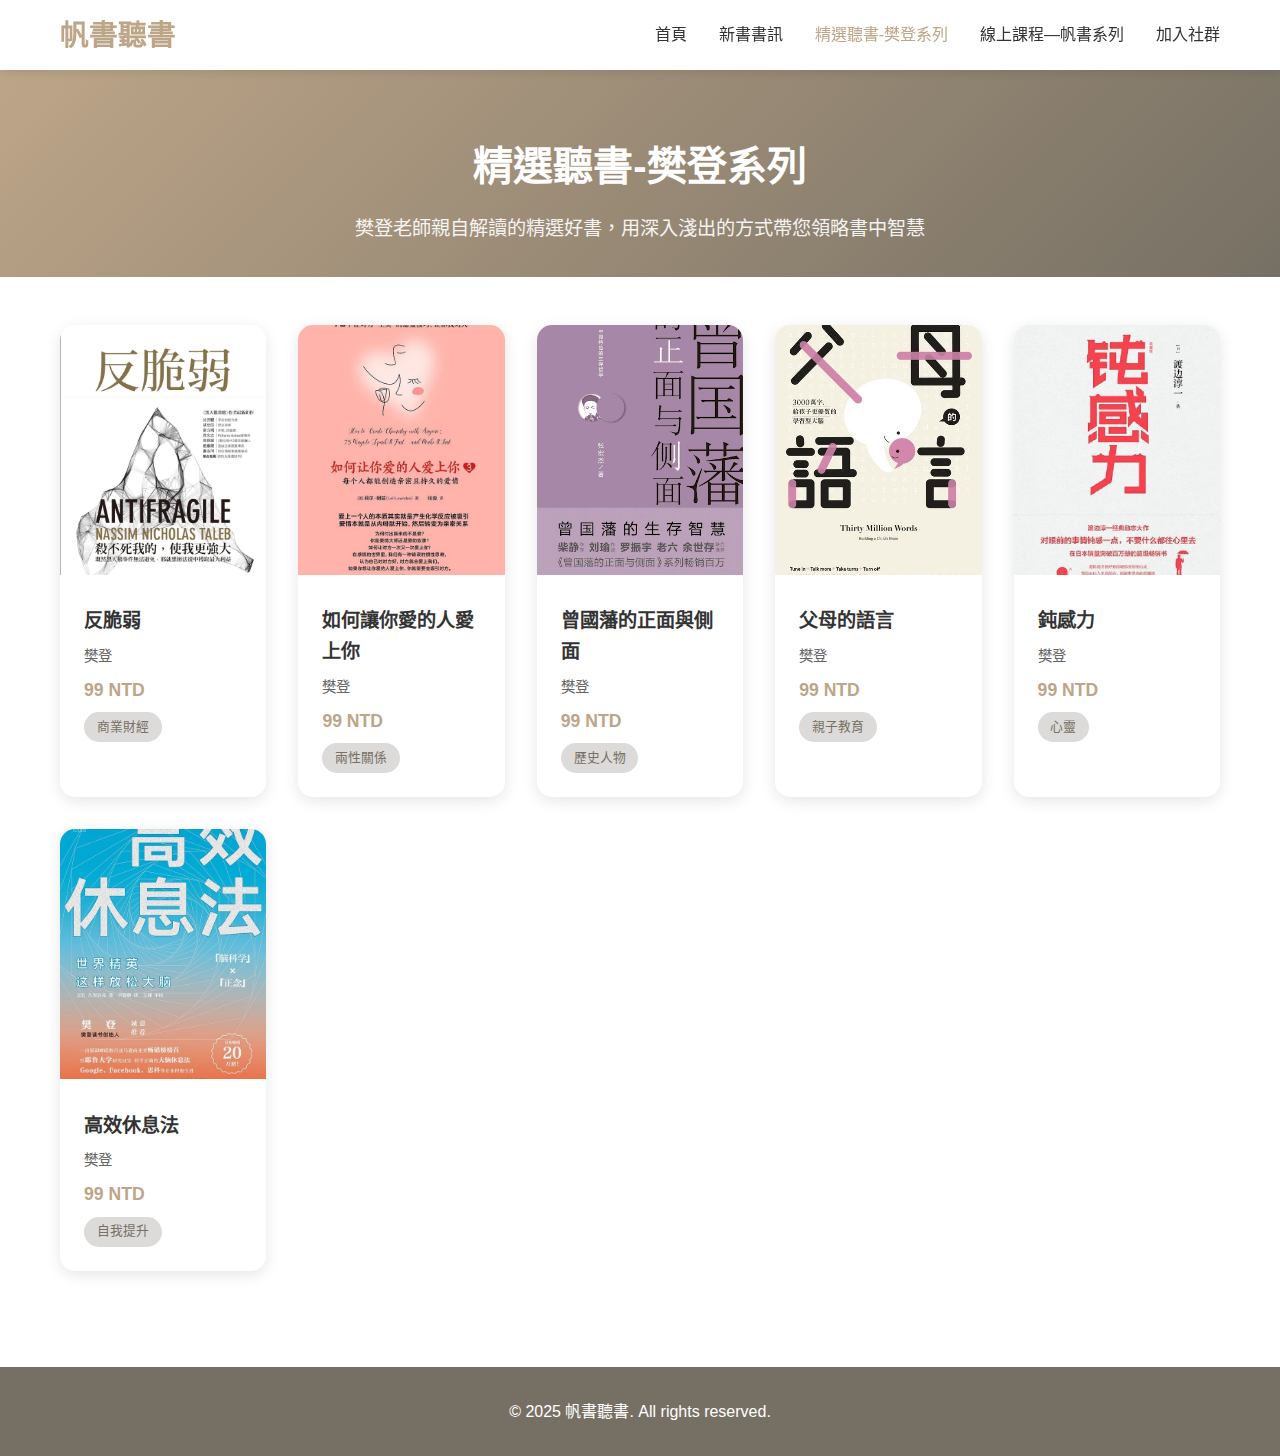
<file: featured-books.html>
<!DOCTYPE html>
<html lang="zh-TW">
<head>
    <meta charset="UTF-8">
    <meta name="viewport" content="width=device-width, initial-scale=1.0">
    <title>精選聽書-樊登系列 - 帆書聽書</title>
    <link rel="stylesheet" href="styles.css">
</head>
<body>
    <nav class="navbar">
        <div class="nav-container">
            <div class="nav-logo">
                <h2>帆書聽書</h2>
            </div>
            <ul class="nav-menu">
                <li class="nav-item">
                    <a href="index.html" class="nav-link">首頁</a>
                </li>
                <li class="nav-item">
                    <a href="new-books.html" class="nav-link">新書書訊</a>
                </li>
                <li class="nav-item">
                    <a href="featured-books.html" class="nav-link active">精選聽書-樊登系列</a>
                </li>
                <li class="nav-item">
                    <a href="courses.html" class="nav-link">線上課程—帆書系列</a>
                </li>
                <li class="nav-item">
                    <a href="index.html#community" class="nav-link">加入社群</a>
                </li>
            </ul>
            <div class="hamburger">
                <span class="bar"></span>
                <span class="bar"></span>
                <span class="bar"></span>
            </div>
        </div>
    </nav>

    <main>
        <section class="page-header">
            <div class="container">
                <h1>精選聽書-樊登系列</h1>
                <p>樊登老師親自解讀的精選好書，用深入淺出的方式帶您領略書中智慧</p>
            </div>
        </section>

        <section class="books-listing">
            <div class="container">
                <div class="books-grid" id="all-featured-books">
                </div>
            </div>
        </section>
    </main>

    <footer class="footer">
        <div class="container">
            <p>&copy; 2025 帆書聽書. All rights reserved.</p>
        </div>
    </footer>

    <script src="script.js"></script>
    <script>
        document.addEventListener('DOMContentLoaded', async function() {
            const featuredBooks = await fetchBooksData('books');
            displayBooks('all-featured-books', featuredBooks);
        });
    </script>
</body>
</html>
</file>
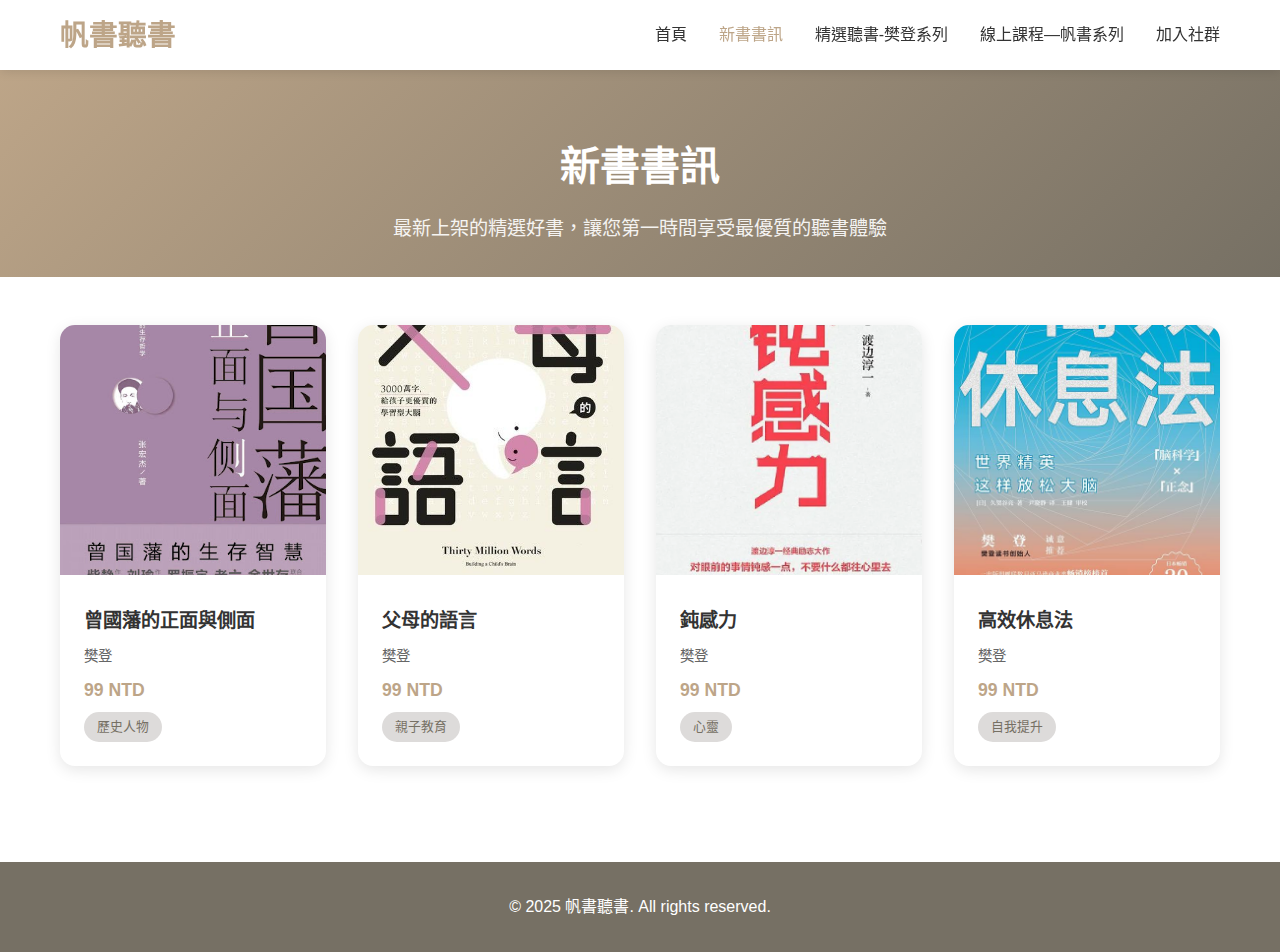
<file: new-books.html>
<!DOCTYPE html>
<html lang="zh-TW">
<head>
    <meta charset="UTF-8">
    <meta name="viewport" content="width=device-width, initial-scale=1.0">
    <title>新書書訊 - 帆書聽書</title>
    <link rel="stylesheet" href="styles.css">
</head>
<body>
    <nav class="navbar">
        <div class="nav-container">
            <div class="nav-logo">
                <h2>帆書聽書</h2>
            </div>
            <ul class="nav-menu">
                <li class="nav-item">
                    <a href="index.html" class="nav-link">首頁</a>
                </li>
                <li class="nav-item">
                    <a href="new-books.html" class="nav-link active">新書書訊</a>
                </li>
                <li class="nav-item">
                    <a href="featured-books.html" class="nav-link">精選聽書-樊登系列</a>
                </li>
                <li class="nav-item">
                    <a href="courses.html" class="nav-link">線上課程—帆書系列</a>
                </li>
                <li class="nav-item">
                    <a href="index.html#community" class="nav-link">加入社群</a>
                </li>
            </ul>
            <div class="hamburger">
                <span class="bar"></span>
                <span class="bar"></span>
                <span class="bar"></span>
            </div>
        </div>
    </nav>

    <main>
        <section class="page-header">
            <div class="container">
                <h1>新書書訊</h1>
                <p>最新上架的精選好書，讓您第一時間享受最優質的聽書體驗</p>
            </div>
        </section>

        <section class="books-listing">
            <div class="container">
                <div class="books-grid" id="all-new-books">
                </div>
            </div>
        </section>
    </main>

    <footer class="footer">
        <div class="container">
            <p>&copy; 2025 帆書聽書. All rights reserved.</p>
        </div>
    </footer>

    <script src="script.js"></script>
    <script>
        document.addEventListener('DOMContentLoaded', async function() {
            const newBooks = await fetchBooksData('new-books');
            displayBooks('all-new-books', newBooks);
        });
    </script>
</body>
</html>
</file>
<file: css/styles.css>
:root {
    --primary-color: #BDA588;
    --secondary-color: #767064;
    --light-color: #DDDBDA;
    --white: #ffffff;
    --text-dark: #333333;
    --text-light: #666666;
}

* {
    margin: 0;
    padding: 0;
    box-sizing: border-box;
}

body {
    font-family: 'PingFang TC', 'Microsoft JhengHei', Arial, sans-serif;
    line-height: 1.6;
    color: var(--text-dark);
    background-color: var(--white);
    display: flex;
    flex-direction: column;
    min-height: 100vh;
}

/* 分類過濾器樣式 */
.category-filter-section {
    margin-bottom: 2rem;
}

.desktop-filter {
    display: block;
}

.mobile-filter {
    display: none;
}

.category-buttons {
    display: flex;
    flex-wrap: wrap;
    gap: 0.8rem;
    justify-content: center;
}

.category-btn {
    background-color: var(--white);
    color: var(--secondary-color);
    border: 2px solid var(--light-color);
    padding: 0.6rem 1.2rem;
    border-radius: 25px;
    font-size: 0.9rem;
    cursor: pointer;
    transition: all 0.3s ease;
    font-family: inherit;
}

.category-btn:hover {
    background-color: var(--light-color);
    border-color: var(--primary-color);
}

.category-btn.active {
    background-color: var(--primary-color);
    color: var(--white);
    border-color: var(--primary-color);
}

#category-select {
    width: 100%;
    padding: 0.8rem;
    font-size: 1rem;
    border: 2px solid var(--light-color);
    border-radius: 8px;
    background-color: var(--white);
    color: var(--text-dark);
    font-family: inherit;
}

#category-select:focus {
    outline: none;
    border-color: var(--primary-color);
}

/* 響應式設計 */
@media (max-width: 768px) {
    .desktop-filter {
        display: none;
    }
    
    .mobile-filter {
        display: block;
    }
}

.container {
    max-width: 1200px;
    margin: 0 auto;
    padding: 0 20px;
}

.navbar {
    background-color: var(--white);
    box-shadow: 0 2px 10px rgba(0,0,0,0.1);
    position: sticky;
    top: 0;
    z-index: 1000;
}

.nav-container {
    max-width: 1200px;
    margin: 0 auto;
    padding: 0 20px;
    display: flex;
    justify-content: space-between;
    align-items: center;
    height: 70px;
}

.nav-logo h2 {
    color: var(--primary-color);
    font-size: 1.4rem;
    font-weight: bold;
}

.nav-logo h2 .x-gray {
    color: var(--text-light);
}

.nav-menu {
    display: flex;
    list-style: none;
    gap: 2rem;
}

.nav-link {
    text-decoration: none;
    color: var(--text-dark);
    font-weight: 500;
    transition: color 0.3s ease;
}

.nav-link:hover,
.nav-link.active {
    color: var(--primary-color);
}

.hamburger {
    display: none;
    flex-direction: column;
    cursor: pointer;
    padding: 5px;
    justify-content: center;
    align-items: center;
}

.bar {
    width: 25px;
    height: 3px;
    background-color: var(--text-dark);
    margin: 3px 0;
    transition: 0.3s;
    border-radius: 2px;
}

.hamburger.active .bar:nth-child(1) {
    transform: rotate(-45deg) translate(-6px, 6px);
}

.hamburger.active .bar:nth-child(2) {
    opacity: 0;
}

.hamburger.active .bar:nth-child(3) {
    transform: rotate(45deg) translate(-6px, -6px);
}

.hero-carousel {
    position: relative;
    height: 90vh;
    overflow: hidden;
    background-color: var(--light-color);
}

.carousel-container {
    position: relative;
    width: 100%;
    height: 100%;
}

.carousel-slide {
    position: absolute;
    top: 0;
    left: 0;
    width: 100%;
    height: 100%;
    opacity: 0;
    transition: opacity 0.5s ease-in-out;
}

.carousel-slide.active {
    opacity: 1;
}

.carousel-slide img {
    width: 100%;
    height: 100%;
    object-fit: cover;
}

.carousel-controls {
    position: absolute;
    top: 50%;
    transform: translateY(-50%);
    width: 100%;
    display: flex;
    justify-content: space-between;
    padding: 0 20px;
}

.carousel-controls button {
    background-color: rgba(189, 165, 136, 0.8);
    color: white;
    border: none;
    width: 50px;
    height: 50px;
    border-radius: 50%;
    font-size: 1.5rem;
    cursor: pointer;
    transition: background-color 0.3s ease;
}

.carousel-controls button:hover {
    background-color: var(--primary-color);
}

.carousel-indicators {
    position: absolute;
    bottom: 20px;
    left: 50%;
    transform: translateX(-50%);
    display: flex;
    gap: 10px;
}

.indicator {
    width: 12px;
    height: 12px;
    border-radius: 50%;
    background-color: rgba(255, 255, 255, 0.5);
    cursor: pointer;
    transition: background-color 0.3s ease;
}

.indicator.active {
    background-color: var(--primary-color);
}

.section-header {
    display: flex;
    justify-content: space-between;
    align-items: center;
    margin-bottom: 2rem;
    padding: 2rem 0 1rem;
}

.section-header h2 {
    font-size: 2rem;
    color: var(--text-dark);
    font-weight: bold;
}

.view-more {
    color: var(--primary-color);
    text-decoration: none;
    font-weight: 500;
    padding: 0.5rem 1rem;
    border: 2px solid var(--primary-color);
    border-radius: 25px;
    transition: all 0.3s ease;
}

.view-more:hover {
    background-color: var(--primary-color);
    color: white;
}

.books-grid {
    display: grid;
    grid-template-columns: repeat(auto-fill, minmax(250px, 1fr));
    gap: 2rem;
    padding-bottom: 3rem;
}

.book-card {
    background-color: var(--white);
    border-radius: 15px;
    box-shadow: 0 4px 15px rgba(0,0,0,0.1);
    overflow: hidden;
    transition: transform 0.3s ease, box-shadow 0.3s ease;
    cursor: pointer;
    display: flex;
    flex-direction: column;
    height: 100%;
}

.book-card:hover {
    transform: translateY(-5px);
    box-shadow: 0 8px 25px rgba(0,0,0,0.15);
}

.book-image {
    width: 100%;
    height: 280px;
    object-fit: contain;
    object-position: center;
    background-color: #f8f9fa;
    padding: 15px 10px 5px 10px;
}

.book-info {
    padding: 1rem 1.2rem 1.2rem 1.2rem;
    display: flex;
    flex-direction: column;
    flex-grow: 1;
}

.book-title {
    font-size: 1.1rem;
    font-weight: bold;
    color: var(--text-dark);
    margin-bottom: 0.3rem;
    line-height: 1.3;
}

.book-speaker {
    color: var(--text-light);
    font-size: 0.85rem;
    margin-bottom: 0.4rem;
}

.book-price {
    color: var(--primary-color);
    font-weight: bold;
    font-size: 1rem;
    margin-bottom: 0.3rem;
    margin-top: auto;
}

.book-category {
    background-color: var(--light-color);
    color: var(--secondary-color);
    padding: 0.3rem 0.8rem;
    border-radius: 15px;
    font-size: 0.8rem;
    display: inline-block;
    align-self: flex-start;
}

.new-books-section,
.featured-books-section,
.courses-section {
    background-color: var(--white);
    padding-bottom: 2rem;
}

.featured-books-section {
    background-color: #fafafa;
}

.why-choose-section {
    background-color: var(--white);
    padding: 4rem 0;
}

.why-choose-section .section-header.centered {
    text-align: center;
    justify-content: center;
    flex-direction: column;
    gap: 1rem;
}

.why-choose-section .section-header.centered h2 {
    font-size: 2.5rem;
    color: var(--text-dark);
    margin-bottom: 0;
}

.why-choose-section .section-header.centered p {
    font-size: 1.2rem;
    color: var(--text-light);
    max-width: 600px;
    margin: 0 auto;
}

.features-grid {
    display: grid;
    grid-template-columns: repeat(auto-fit, minmax(350px, 1fr));
    gap: 2rem;
    margin-top: 3rem;
}

.feature-card {
    background-color: var(--white);
    border: 2px solid var(--light-color);
    border-radius: 12px;
    padding: 2rem;
    text-align: left;
    transition: all 0.3s ease;
    box-shadow: 0 2px 8px rgba(0, 0, 0, 0.05);
}

.feature-card:hover {
    border-color: var(--primary-color);
    box-shadow: 0 4px 16px rgba(189, 165, 136, 0.15);
    transform: translateY(-2px);
}

.feature-icon {
    width: 60px;
    height: 60px;
    background-color: #faf9f7;
    border-radius: 50%;
    display: flex;
    align-items: center;
    justify-content: center;
    margin-bottom: 1.5rem;
    border: 2px solid var(--light-color);
}

.feature-icon .feature-svg {
    width: 28px;
    height: 28px;
    stroke: var(--primary-color);
    color: var(--primary-color);
}

.feature-card h3 {
    font-size: 1.3rem;
    color: var(--text-dark);
    margin-bottom: 1rem;
    font-weight: bold;
}

.feature-card p {
    color: var(--text-light);
    line-height: 1.6;
    font-size: 1rem;
}

.community-section {
    background: linear-gradient(135deg, var(--primary-color), var(--secondary-color));
    color: white;
    padding: 4rem 0;
    text-align: center;
}

.community-content h2 {
    font-size: 2.5rem;
    margin-bottom: 1rem;
}

.community-content p {
    font-size: 1.2rem;
    margin-bottom: 2rem;
    opacity: 0.9;
}

.community-buttons {
    display: flex;
    gap: 1rem;
    justify-content: center;
    flex-wrap: wrap;
}

.btn {
    padding: 1rem 2rem;
    border: none;
    border-radius: 25px;
    font-size: 1rem;
    font-weight: 500;
    cursor: pointer;
    transition: all 0.3s ease;
    text-decoration: none;
    display: inline-block;
}

.btn-primary {
    background-color: white;
    color: var(--primary-color);
}

.btn-primary:hover {
    background-color: var(--light-color);
}

.btn-secondary {
    background-color: transparent;
    color: white;
    border: 2px solid white;
}

.btn-secondary:hover {
    background-color: white;
    color: var(--primary-color);
}

.community-events-section {
    padding: 4rem 0;
    background-color: #fafafa;
}

.community-carousel {
    position: relative;
    overflow: hidden;
    margin-top: 2rem;
}

.community-carousel-container {
    display: flex;
    gap: 20px;
    transition: transform 0.3s ease;
}

.community-carousel-item {
    flex: 0 0 auto;
    width: 280px;
    background: white;
    border-radius: 10px;
    overflow: hidden;
    box-shadow: 0 4px 10px rgba(0,0,0,0.1);
    transition: transform 0.3s ease, box-shadow 0.3s ease;
}

.community-carousel-item:hover {
    transform: translateY(-5px);
    box-shadow: 0 6px 20px rgba(0,0,0,0.15);
}

.community-carousel-item a {
    text-decoration: none;
    color: inherit;
    display: block;
}

.community-carousel-item img {
    width: 100%;
    height: 180px;
    object-fit: cover;
}

.community-event-info {
    padding: 1.5rem;
}

.community-event-info h3 {
    font-size: 1.1rem;
    color: var(--text-dark);
    margin-bottom: 0.5rem;
    font-weight: 600;
}

.community-event-info p {
    font-size: 0.9rem;
    color: var(--text-light);
}

.community-carousel-controls {
    display: flex;
    justify-content: center;
    gap: 1rem;
    margin-top: 2rem;
}

.community-prev-btn,
.community-next-btn {
    background-color: var(--primary-color);
    color: white;
    border: none;
    width: 45px;
    height: 45px;
    border-radius: 50%;
    font-size: 1.2rem;
    cursor: pointer;
    transition: all 0.3s ease;
    display: flex;
    align-items: center;
    justify-content: center;
}

.community-prev-btn:hover,
.community-next-btn:hover {
    background-color: var(--secondary-color);
    transform: scale(1.1);
}

/* Hide mobile view-more buttons on desktop */
.mobile-view-more {
    display: none;
}

main {
    flex: 1;
}

.footer {
    background-color: var(--secondary-color);
    color: white;
    text-align: center;
    padding: 2rem 0;
    margin-top: auto;
}


@media (max-width: 768px) {
    .hamburger {
        display: flex;
    }

    .nav-menu {
        position: fixed;
        left: -100%;
        top: 70px;
        flex-direction: column;
        background-color: white;
        width: 100%;
        text-align: center;
        transition: 0.3s;
        box-shadow: 0 10px 27px rgba(0,0,0,0.05);
        padding: 2rem 0;
    }

    .nav-menu.active {
        left: 0;
    }

    .nav-menu li {
        margin: 1rem 0;
    }

    .hero-carousel {
        height: 300px;
    }

    .section-header {
        flex-direction: column;
        align-items: flex-start;
        gap: 1rem;
        margin-bottom: 1rem;
    }

    /* Hide view-more button in header on mobile */
    .section-header .view-more {
        display: none;
    }

    /* Show mobile view-more buttons on mobile */
    .mobile-view-more {
        display: block;
        text-align: center;
        margin: 2rem auto 2rem auto;
        color: var(--primary-color);
        text-decoration: none;
        font-weight: 500;
        padding: 0.75rem 1.5rem;
        border: 2px solid var(--primary-color);
        border-radius: 25px;
        transition: all 0.3s ease;
        width: fit-content;
    }

    .mobile-view-more:hover {
        background-color: var(--primary-color);
        color: white;
    }

    .books-grid {
        grid-template-columns: repeat(auto-fit, minmax(150px, 1fr));
        gap: 1rem;
    }

    .community-content h2 {
        font-size: 2rem;
    }

    .community-buttons {
        flex-direction: column;
        align-items: center;
    }

    .btn {
        width: 200px;
    }

    .community-carousel-item {
        width: 250px;
    }

    .community-carousel-container {
        gap: 15px;
    }
}

.book-detail {
    max-width: 800px;
    margin: 2rem auto;
    padding: 2rem;
    background-color: white;
    border-radius: 15px;
    box-shadow: 0 4px 15px rgba(0,0,0,0.1);
}

.book-detail-header {
    display: flex;
    gap: 2rem;
    margin-bottom: 2rem;
}

.book-detail-image {
    width: 300px;
    height: 400px;
    object-fit: cover;
    border-radius: 15px;
}

.book-detail-info h1 {
    font-size: 2rem;
    color: var(--text-dark);
    margin-bottom: 1rem;
}

.book-detail-meta {
    display: flex;
    flex-direction: column;
    gap: 0.5rem;
    margin-bottom: 2rem;
}

.book-detail-meta span {
    font-size: 1.1rem;
}

.book-detail-content {
    line-height: 1.8;
    font-size: 1.1rem;
    color: var(--text-dark);
    margin-bottom: 2rem;
}

.listen-btn {
    background-color: var(--primary-color);
    color: white;
    padding: 1rem 2rem;
    border: none;
    border-radius: 25px;
    font-size: 1.2rem;
    font-weight: 500;
    cursor: pointer;
    transition: all 0.3s ease;
}

.listen-btn:hover {
    background-color: var(--secondary-color);
    transform: translateY(-2px);
}

.page-header {
    background: linear-gradient(135deg, var(--primary-color), var(--secondary-color));
    color: white;
    padding: 4rem 0 2rem;
    text-align: center;
}

.page-header h1 {
    font-size: 2.5rem;
    margin-bottom: 1rem;
}

.page-header p {
    font-size: 1.2rem;
    opacity: 0.9;
    max-width: 600px;
    margin: 0 auto;
}

.books-listing {
    padding: 3rem 0;
}

@media (max-width: 768px) {
    .page-header h1 {
        font-size: 2rem;
    }

    .page-header p {
        font-size: 1rem;
    }

    .book-detail {
        margin: 1rem auto;
        padding: 1.5rem;
    }
    .book-detail-header {
        flex-direction: column;
        align-items: center;
        text-align: center;
        gap: 1.5rem;
        margin-bottom: 1.5rem;
    }

    .book-detail-image {
        min-width: unset;
        max-width: unset;
        width: 280px;
        height: 370px;
    }

    .book-detail-info {
        min-height: unset;
    }
    .book-detail-info h1 {
        font-size: 1.8rem;
        margin-bottom: 0.8rem;
    }
    .book-detail-meta {
        gap: 0.3rem;
        margin-bottom: 1.5rem;
    }
    .book-detail-meta span {
        font-size: 1rem;
    }
    .book-detail-content {
        font-size: 1rem;
        line-height: 1.6;
        margin-bottom: 1.5rem;
    }
    
}


/* Community Page Styles */
.community-hero {
    background: linear-gradient(135deg, var(--primary-color), var(--secondary-color));
    color: white;
    padding: 5rem 0 3rem;
    text-align: center;
}

.hero-content h1 {
    font-size: 3rem;
    margin-bottom: 1rem;
    font-weight: 700;
}

.hero-subtitle {
    font-size: 1.4rem;
    margin-bottom: 1rem;
    opacity: 0.95;
    font-weight: 500;
}

.hero-description {
    font-size: 1.1rem;
    opacity: 0.9;
    max-width: 800px;
    margin: 0 auto;
    line-height: 1.6;
}

.community-features {
    padding: 4rem 0;
    background-color: #f8f9fa;
}

.section-title {
    text-align: center;
    font-size: 2.5rem;
    margin-bottom: 3rem;
    color: var(--text-dark);
    font-weight: 600;
}

.features-grid {
    display: grid;
    grid-template-columns: repeat(auto-fit, minmax(280px, 1fr));
    gap: 2rem;
    margin-top: 2rem;
}

.feature-card {
    background: white;
    padding: 2.5rem 2rem;
    border-radius: 15px;
    text-align: center;
    box-shadow: 0 5px 15px rgba(0, 0, 0, 0.08);
    transition: transform 0.3s ease, box-shadow 0.3s ease;
}

.feature-card:hover {
    transform: translateY(-5px);
    box-shadow: 0 8px 25px rgba(0, 0, 0, 0.15);
}

.feature-icon {
    font-size: 3rem;
    margin-bottom: 1.5rem;
    display: block;
}

.feature-card h3 {
    font-size: 1.5rem;
    margin-bottom: 1rem;
    color: var(--primary-color);
    font-weight: 600;
}

.feature-card p {
    color: var(--text-light);
    line-height: 1.6;
}

.weekly-schedule {
    padding: 4rem 0;
}

.schedule-grid {
    display: grid;
    grid-template-columns: repeat(auto-fit, minmax(250px, 1fr));
    gap: 2rem;
    margin-top: 2rem;
}

.week-card {
    background: white;
    padding: 2rem;
    border-radius: 12px;
    border-left: 4px solid var(--primary-color);
    box-shadow: 0 3px 10px rgba(0, 0, 0, 0.1);
    transition: transform 0.3s ease;
}

.week-card:hover {
    transform: translateY(-3px);
}

.week-number {
    background: var(--primary-color);
    color: white;
    padding: 0.5rem 1rem;
    border-radius: 20px;
    font-size: 0.9rem;
    font-weight: 600;
    display: inline-block;
    margin-bottom: 1rem;
}

.week-card h3 {
    font-size: 1.3rem;
    margin-bottom: 0.8rem;
    color: var(--text-dark);
    font-weight: 600;
}

.week-card p {
    color: var(--text-light);
    line-height: 1.5;
}

.membership-cta {
    padding: 5rem 0;
    background: linear-gradient(135deg, var(--primary-color), var(--secondary-color));
    color: white;
    text-align: center;
}

.cta-content h2 {
    font-size: 2.8rem;
    margin-bottom: 1rem;
    font-weight: 700;
}

.cta-content p {
    font-size: 1.3rem;
    margin-bottom: 2.5rem;
    opacity: 0.95;
}

.cta-buttons {
    display: flex;
    gap: 1.5rem;
    justify-content: center;
    margin-bottom: 1.5rem;
    flex-wrap: wrap;
}

.btn {
    padding: 1rem 2.5rem;
    border: none;
    border-radius: 30px;
    font-size: 1.1rem;
    font-weight: 600;
    cursor: pointer;
    transition: all 0.3s ease;
    text-decoration: none;
    display: inline-block;
}

.btn-primary {
    background-color: white;
    color: var(--primary-color);
}

.btn-primary:hover {
    background-color: var(--light-color);
    transform: translateY(-2px);
}

.btn-secondary {
    background-color: transparent;
    color: white;
    border: 2px solid white;
}

.btn-secondary:hover {
    background-color: white;
    color: var(--primary-color);
    transform: translateY(-2px);
}

.cta-note {
    font-size: 0.9rem;
    opacity: 0.8;
    font-style: italic;
}

/* Responsive Design for Community Page */
@media (max-width: 768px) {
    .hero-content h1 {
        font-size: 2.2rem;
    }
    
    .hero-subtitle {
        font-size: 1.2rem;
    }
    
    .hero-description {
        font-size: 1rem;
    }
    
    .section-title {
        font-size: 2rem;
    }
    
    .features-grid {
        grid-template-columns: 1fr;
    }
    
    .schedule-grid {
        grid-template-columns: 1fr;
    }
    
    
    .cta-content h2 {
        font-size: 2.2rem;
    }
    
    .cta-content p {
        font-size: 1.1rem;
    }
    
    .cta-buttons {
        flex-direction: column;
        align-items: center;
    }
    
    .btn {
        width: 100%;
        max-width: 300px;
    }
}

/* Course-specific styles */
.course-grid {
    display: grid;
    grid-template-columns: repeat(auto-fit, minmax(360px, 1fr));
    gap: 2rem;
    padding-bottom: 3rem;
    justify-items: center;
}

.course-card {
    background-color: var(--white);
    border-radius: 15px;
    box-shadow: 0 4px 15px rgba(0,0,0,0.1);
    overflow: hidden;
    transition: transform 0.3s ease, box-shadow 0.3s ease;
    cursor: pointer;
    display: flex;
    flex-direction: column;
    width: 380px;
    height: 320px;
}

.course-card:hover {
    transform: translateY(-5px);
    box-shadow: 0 8px 25px rgba(0,0,0,0.15);
}

.course-image {
    width: 100%;
    height: 60%;
    object-fit: cover;
    object-position: center;
    display: block;
}

.course-info {
    padding: 1.2rem;
    display: flex;
    flex-direction: column;
    justify-content: flex-start;
    flex-grow: 1;
    height: 40%;
}

.course-title {
    font-size: 1.2rem;
    font-weight: 700;
    margin-bottom: 0.5rem;
    color: var(--text-dark);
    line-height: 1.3;
    overflow: hidden;
    display: -webkit-box;
    -webkit-line-clamp: 2;
    line-clamp: 2;
    -webkit-box-orient: vertical;
}

.course-speaker {
    font-size: 0.9rem;
    color: var(--text-light);
    margin-bottom: 0.5rem;
}

.course-price {
    font-size: 1rem;
    font-weight: 600;
    color: var(--primary-color);
    margin-bottom: 0.4rem;
}

.course-category {
    font-size: 0.8rem;
    color: var(--secondary-color);
    background-color: var(--light-color);
    padding: 0.25rem 0.6rem;
    border-radius: 12px;
    align-self: flex-start;
    margin-top: auto;
}

.feature-icon {
        width: 50px;
        height: 50px;
        margin-bottom: 1rem;
        display: flex;
        align-items: center;
        justify-content: center;
    }
    
    .feature-icon .feature-svg {
        width: 24px;
        height: 24px;
        
    }

@media (max-width: 768px) {
    .course-grid {
        grid-template-columns: 1fr;
        gap: 1.5rem;
        justify-items: center;
    }
    
    .course-card {
        width: 320px;
        height: 360px;
    }
    
    .course-image {
        height: 65%;
    }
    
    .course-info {
        height: 35%;
        padding: 1rem;
    }
    
    .course-title {
        font-size: 1.1rem;
    }
    
    /* Why Choose Section Mobile Styles */
    .why-choose-section {
        padding: 3rem 0;
    }
    
    .why-choose-section .section-header.centered h2 {
        font-size: 2rem;
    }
    
    .why-choose-section .section-header.centered p {
        font-size: 1rem;
    }
    
    .features-grid {
        grid-template-columns: 1fr;
        gap: 1.5rem;
        margin-top: 2rem;
    }
    
    .feature-card {
        padding: 1.5rem;
    }
    
    
    
    .feature-card h3 {
        font-size: 1.2rem;
    }
}
</file>
<file: css/hero-mode.css>
.hero-mode-section * {
                    margin: 0;
                    padding: 0;
                    box-sizing: border-box;
                }

                .hero-mode-section {
                    font-family: 'Microsoft JhengHei', 'PingFang TC', sans-serif;
                    background: linear-gradient(135deg, #DDDBDA 0%, #f5f3f0 50%, #DDDBDA 100%);
                    padding: 60px 0;
                    display: flex;
                    justify-content: center;
                    align-items: center;
                }

                .hero-mode-container {
                    display: grid;
                    grid-template-columns: 1fr 1fr;
                    gap: 60px;
                    max-width: 1200px;
                    width: 100%;
                    background: rgba(255, 255, 255, 0.95);
                    border-radius: 24px;
                    box-shadow: 0 20px 60px rgba(0, 0, 0, 0.1);
                    padding: 60px;
                    backdrop-filter: blur(10px);
                    margin: 0 20px;
                }

                .hero-left-section {
                    display: flex;
                    flex-direction: column;
                    gap: 30px;
                }

                .hero-free-badge {
                    background: linear-gradient(45deg, #BDA588, #d4b896);
                    color: white;
                    padding: 12px 24px;
                    border-radius: 25px;
                    font-size: 14px;
                    font-weight: bold;
                    display: inline-block;
                    width: fit-content;
                    box-shadow: 0 4px 15px rgba(189, 165, 136, 0.3);
                    transform: translateY(0);
                    transition: transform 0.3s ease;
                }

                .hero-free-badge:hover {
                    transform: translateY(-2px);
                }

                .hero-main-title {
                    font-size: 48px;
                    font-weight: bold;
                    color: #2d2d2d;
                    line-height: 1.2;
                    margin-bottom: 10px;
                }

                .hero-highlight {
                    color: #BDA588;
                }

                .hero-subtitle {
                    font-size: 18px;
                    color: #767064;
                    line-height: 1.6;
                    margin-bottom: 30px;
                }

                .hero-features {
                    display: flex;
                    flex-direction: column;
                    gap: 20px;
                }

                .hero-feature-item {
                    display: flex;
                    align-items: center;
                    gap: 15px;
                    font-size: 16px;
                    color: #2d2d2d;
                    padding: 15px;
                    background: rgba(189, 165, 136, 0.08);
                    border-radius: 12px;
                    transition: all 0.3s ease;
                }

                .hero-feature-item:hover {
                    background: rgba(189, 165, 136, 0.15);
                    transform: translateX(5px);
                }

                .hero-check-icon {
                    width: 24px;
                    height: 24px;
                    background: #BDA588;
                    border-radius: 50%;
                    display: flex;
                    align-items: center;
                    justify-content: center;
                    color: white;
                    font-weight: bold;
                    flex-shrink: 0;
                }

                .hero-stats {
                    display: flex;
                    justify-content: space-between;
                    margin-top: 40px;
                    padding: 30px;
                    background: rgba(189, 165, 136, 0.05);
                    border-radius: 16px;
                }

                .hero-stat-item {
                    text-align: center;
                }

                .hero-stat-number {
                    font-size: 36px;
                    font-weight: bold;
                    color: #BDA588;
                    display: block;
                }

                .hero-stat-label {
                    font-size: 14px;
                    color: #767064;
                    margin-top: 8px;
                }

                .hero-right-section {
                    display: flex;
                    flex-direction: column;
                    gap: 30px;
                    background: rgba(255, 255, 255, 0.8);
                    padding: 40px;
                    border-radius: 20px;
                    box-shadow: 0 10px 30px rgba(0, 0, 0, 0.1);
                }

                .hero-form-header {
                    text-align: center;
                }

                .hero-speaker-icon {
                    width: 60px;
                    height: 60px;
                    background: linear-gradient(45deg, #BDA588, #d4b896);
                    border-radius: 50%;
                    display: flex;
                    align-items: center;
                    justify-content: center;
                    margin: 0 auto 20px;
                    color: white;
                    font-size: 24px;
                }

                .hero-form-title {
                    font-size: 28px;
                    font-weight: bold;
                    color: #2d2d2d;
                    margin-bottom: 10px;
                }

                .hero-form-subtitle {
                    font-size: 16px;
                    color: #767064;
                }

                .hero-price-banner {
                    background: linear-gradient(45deg, rgba(189, 165, 136, 0.1), rgba(189, 165, 136, 0.2));
                    padding: 20px;
                    border-radius: 12px;
                    text-align: center;
                    border: 2px solid rgba(189, 165, 136, 0.3);
                }

                .hero-price-text {
                    font-size: 16px;
                    color: #BDA588;
                    font-weight: bold;
                }

                .hero-form-group {
                    display: flex;
                    flex-direction: column;
                    gap: 8px;
                }

                .hero-form-label {
                    font-size: 14px;
                    color: #767064;
                    font-weight: 500;
                }

                .hero-form-input {
                    padding: 16px;
                    border: 2px solid #DDDBDA;
                    border-radius: 8px;
                    font-size: 16px;
                    transition: all 0.3s ease;
                    background: white;
                }

                .hero-form-input:focus {
                    outline: none;
                    border-color: #BDA588;
                    box-shadow: 0 0 0 3px rgba(189, 165, 136, 0.1);
                }

                .hero-submit-btn {
                    background: linear-gradient(45deg, #BDA588, #d4b896);
                    color: white;
                    margin-top: 20px;
                    padding: 18px 32px;
                    width: 100%;
                    border: none;
                    border-radius: 12px;
                    font-size: 18px;
                    font-weight: bold;
                    cursor: pointer;
                    transition: all 0.3s ease;
                    box-shadow: 0 6px 20px rgba(189, 165, 136, 0.3);
                }

                .hero-submit-btn:hover {
                    transform: translateY(-2px);
                    box-shadow: 0 8px 25px rgba(189, 165, 136, 0.4);
                }

                .hero-privacy-text {
                    font-size: 12px;
                    color: #767064;
                    text-align: center;
                    line-height: 1.4;
                    margin-top: 15px;
                }

                @media (max-width: 768px) {
                    .hero-mode-container {
                        grid-template-columns: 1fr;
                        gap: 40px;
                        padding: 30px;
                    }

                    .hero-main-title {
                        font-size: 36px;
                    }

                    .hero-stats {
                        flex-direction: column;
                        gap: 20px;
                    }
                }
</file>
<file: styles.css>
:root {
    --primary-color: #BDA588;
    --secondary-color: #767064;
    --light-color: #DDDBDA;
    --white: #ffffff;
    --text-dark: #333333;
    --text-light: #666666;
}

* {
    margin: 0;
    padding: 0;
    box-sizing: border-box;
}

body {
    font-family: 'PingFang TC', 'Microsoft JhengHei', Arial, sans-serif;
    line-height: 1.6;
    color: var(--text-dark);
    background-color: var(--white);
}

.container {
    max-width: 1200px;
    margin: 0 auto;
    padding: 0 20px;
}

.navbar {
    background-color: var(--white);
    box-shadow: 0 2px 10px rgba(0,0,0,0.1);
    position: sticky;
    top: 0;
    z-index: 1000;
}

.nav-container {
    max-width: 1200px;
    margin: 0 auto;
    padding: 0 20px;
    display: flex;
    justify-content: space-between;
    align-items: center;
    height: 70px;
}

.nav-logo h2 {
    color: var(--primary-color);
    font-size: 1.8rem;
    font-weight: bold;
}

.nav-menu {
    display: flex;
    list-style: none;
    gap: 2rem;
}

.nav-link {
    text-decoration: none;
    color: var(--text-dark);
    font-weight: 500;
    transition: color 0.3s ease;
}

.nav-link:hover,
.nav-link.active {
    color: var(--primary-color);
}

.hamburger {
    display: none;
    flex-direction: column;
    cursor: pointer;
}

.bar {
    width: 25px;
    height: 3px;
    background-color: var(--text-dark);
    margin: 3px 0;
    transition: 0.3s;
}

.hero-carousel {
    position: relative;
    height: 500px;
    overflow: hidden;
    background-color: var(--light-color);
}

.carousel-container {
    position: relative;
    width: 100%;
    height: 100%;
}

.carousel-slide {
    position: absolute;
    top: 0;
    left: 0;
    width: 100%;
    height: 100%;
    opacity: 0;
    transition: opacity 0.5s ease-in-out;
}

.carousel-slide.active {
    opacity: 1;
}

.carousel-slide img {
    width: 100%;
    height: 100%;
    object-fit: cover;
}

.carousel-controls {
    position: absolute;
    top: 50%;
    transform: translateY(-50%);
    width: 100%;
    display: flex;
    justify-content: space-between;
    padding: 0 20px;
}

.carousel-controls button {
    background-color: rgba(189, 165, 136, 0.8);
    color: white;
    border: none;
    width: 50px;
    height: 50px;
    border-radius: 50%;
    font-size: 1.5rem;
    cursor: pointer;
    transition: background-color 0.3s ease;
}

.carousel-controls button:hover {
    background-color: var(--primary-color);
}

.carousel-indicators {
    position: absolute;
    bottom: 20px;
    left: 50%;
    transform: translateX(-50%);
    display: flex;
    gap: 10px;
}

.indicator {
    width: 12px;
    height: 12px;
    border-radius: 50%;
    background-color: rgba(255, 255, 255, 0.5);
    cursor: pointer;
    transition: background-color 0.3s ease;
}

.indicator.active {
    background-color: var(--primary-color);
}

.section-header {
    display: flex;
    justify-content: space-between;
    align-items: center;
    margin-bottom: 2rem;
    padding: 2rem 0 1rem;
}

.section-header h2 {
    font-size: 2rem;
    color: var(--text-dark);
    font-weight: bold;
}

.view-more {
    color: var(--primary-color);
    text-decoration: none;
    font-weight: 500;
    padding: 0.5rem 1rem;
    border: 2px solid var(--primary-color);
    border-radius: 25px;
    transition: all 0.3s ease;
}

.view-more:hover {
    background-color: var(--primary-color);
    color: white;
}

.books-grid {
    display: grid;
    grid-template-columns: repeat(auto-fit, minmax(200px, 1fr));
    gap: 2rem;
    padding-bottom: 3rem;
}

.book-card {
    background-color: var(--white);
    border-radius: 15px;
    box-shadow: 0 4px 15px rgba(0,0,0,0.1);
    overflow: hidden;
    transition: transform 0.3s ease, box-shadow 0.3s ease;
    cursor: pointer;
}

.book-card:hover {
    transform: translateY(-5px);
    box-shadow: 0 8px 25px rgba(0,0,0,0.15);
}

.book-image {
    width: 100%;
    height: 250px;
    object-fit: cover;
}

.book-info {
    padding: 1.5rem;
}

.book-title {
    font-size: 1.2rem;
    font-weight: bold;
    color: var(--text-dark);
    margin-bottom: 0.5rem;
}

.book-speaker {
    color: var(--text-light);
    font-size: 0.9rem;
    margin-bottom: 0.5rem;
}

.book-price {
    color: var(--primary-color);
    font-weight: bold;
    font-size: 1.1rem;
    margin-bottom: 0.5rem;
}

.book-category {
    background-color: var(--light-color);
    color: var(--secondary-color);
    padding: 0.3rem 0.8rem;
    border-radius: 15px;
    font-size: 0.8rem;
    display: inline-block;
}

.new-books-section,
.featured-books-section,
.courses-section {
    background-color: var(--white);
}

.featured-books-section {
    background-color: #fafafa;
}

.community-section {
    background: linear-gradient(135deg, var(--primary-color), var(--secondary-color));
    color: white;
    padding: 4rem 0;
    text-align: center;
}

.community-content h2 {
    font-size: 2.5rem;
    margin-bottom: 1rem;
}

.community-content p {
    font-size: 1.2rem;
    margin-bottom: 2rem;
    opacity: 0.9;
}

.community-buttons {
    display: flex;
    gap: 1rem;
    justify-content: center;
    flex-wrap: wrap;
}

.btn {
    padding: 1rem 2rem;
    border: none;
    border-radius: 25px;
    font-size: 1rem;
    font-weight: 500;
    cursor: pointer;
    transition: all 0.3s ease;
    text-decoration: none;
    display: inline-block;
}

.btn-primary {
    background-color: white;
    color: var(--primary-color);
}

.btn-primary:hover {
    background-color: var(--light-color);
}

.btn-secondary {
    background-color: transparent;
    color: white;
    border: 2px solid white;
}

.btn-secondary:hover {
    background-color: white;
    color: var(--primary-color);
}

.footer {
    background-color: var(--secondary-color);
    color: white;
    text-align: center;
    padding: 2rem 0;
}

@media (max-width: 768px) {
    .hamburger {
        display: flex;
    }

    .nav-menu {
        position: fixed;
        left: -100%;
        top: 70px;
        flex-direction: column;
        background-color: white;
        width: 100%;
        text-align: center;
        transition: 0.3s;
        box-shadow: 0 10px 27px rgba(0,0,0,0.05);
        padding: 2rem 0;
    }

    .nav-menu.active {
        left: 0;
    }

    .nav-menu li {
        margin: 1rem 0;
    }

    .hero-carousel {
        height: 300px;
    }

    .section-header {
        flex-direction: column;
        align-items: flex-start;
        gap: 1rem;
    }

    .books-grid {
        grid-template-columns: repeat(auto-fit, minmax(150px, 1fr));
        gap: 1rem;
    }

    .community-content h2 {
        font-size: 2rem;
    }

    .community-buttons {
        flex-direction: column;
        align-items: center;
    }

    .btn {
        width: 200px;
    }
}

.book-detail {
    max-width: 800px;
    margin: 2rem auto;
    padding: 2rem;
    background-color: white;
    border-radius: 15px;
    box-shadow: 0 4px 15px rgba(0,0,0,0.1);
}

.book-detail-header {
    display: flex;
    gap: 2rem;
    margin-bottom: 2rem;
}

.book-detail-image {
    width: 300px;
    height: 400px;
    object-fit: cover;
    border-radius: 15px;
}

.book-detail-info h1 {
    font-size: 2rem;
    color: var(--text-dark);
    margin-bottom: 1rem;
}

.book-detail-meta {
    display: flex;
    flex-direction: column;
    gap: 0.5rem;
    margin-bottom: 2rem;
}

.book-detail-meta span {
    font-size: 1.1rem;
}

.book-detail-content {
    line-height: 1.8;
    font-size: 1.1rem;
    color: var(--text-dark);
    margin-bottom: 2rem;
}

.listen-btn {
    background-color: var(--primary-color);
    color: white;
    padding: 1rem 2rem;
    border: none;
    border-radius: 25px;
    font-size: 1.2rem;
    font-weight: 500;
    cursor: pointer;
    transition: all 0.3s ease;
}

.listen-btn:hover {
    background-color: var(--secondary-color);
    transform: translateY(-2px);
}

.page-header {
    background: linear-gradient(135deg, var(--primary-color), var(--secondary-color));
    color: white;
    padding: 4rem 0 2rem;
    text-align: center;
}

.page-header h1 {
    font-size: 2.5rem;
    margin-bottom: 1rem;
}

.page-header p {
    font-size: 1.2rem;
    opacity: 0.9;
    max-width: 600px;
    margin: 0 auto;
}

.books-listing {
    padding: 3rem 0;
}

@media (max-width: 768px) {
    .page-header h1 {
        font-size: 2rem;
    }

    .page-header p {
        font-size: 1rem;
    }

    .book-detail-header {
        flex-direction: column;
        align-items: center;
        text-align: center;
    }

    .book-detail-image {
        width: 250px;
        height: 330px;
    }
}
</file>
<file: css/community.css>
/* CSS Variables */
:root {
    --primary-color: #BDA588;
    --secondary-color: #767064;
    --light-color: #DDDBDA;
    --white: #ffffff;
    --text-dark: #333333;
    --text-light: #666666;
}

/* Base Styles */
* {
    margin: 0;
    padding: 0;
    box-sizing: border-box;
}

body {
    font-family: 'PingFang TC', 'Microsoft JhengHei', Arial, sans-serif;
    line-height: 1.6;
    color: var(--text-dark);
    background-color: var(--white);
    display: flex;
    flex-direction: column;
    min-height: 100vh;
}

main {
    flex: 1;
}

/* Navigation Styles */
.navbar {
    background-color: var(--white);
    box-shadow: 0 2px 10px rgba(0,0,0,0.1);
    position: sticky;
    top: 0;
    z-index: 1000;
}

.nav-container {
    max-width: 1200px;
    margin: 0 auto;
    padding: 0 20px;
    display: flex;
    justify-content: space-between;
    align-items: center;
    height: 70px;
}

.nav-logo h2 {
    color: var(--primary-color);
    font-size: 1.4rem;
    font-weight: bold;
}

.nav-logo h2 .x-gray {
    color: var(--text-light);
}

.nav-menu {
    display: flex;
    list-style: none;
    gap: 2rem;
}

.nav-link {
    text-decoration: none;
    color: var(--text-dark);
    font-weight: 500;
    transition: color 0.3s ease;
}

.nav-link:hover,
.nav-link.active {
    color: var(--primary-color);
}

.hamburger {
    display: none;
    flex-direction: column;
    cursor: pointer;
    padding: 5px;
    justify-content: center;
    align-items: center;
}

.bar {
    width: 25px;
    height: 3px;
    background-color: var(--text-dark);
    margin: 3px 0;
    transition: 0.3s;
    border-radius: 2px;
}

.hamburger.active .bar:nth-child(1) {
    transform: rotate(-45deg) translate(-6px, 6px);
}

.hamburger.active .bar:nth-child(2) {
    opacity: 0;
}

.hamburger.active .bar:nth-child(3) {
    transform: rotate(45deg) translate(-6px, -6px);
}

/* Footer Styles */
.footer {
    background-color: var(--secondary-color);
    color: white;
    text-align: center;
    padding: 2rem 0;
    margin-top: auto;
}

.container {
    max-width: 1200px;
    margin: 0 auto;
    padding: 0 2rem;
}

/* Community Hero Section */
.community-hero {
    background: linear-gradient(135deg, var(--primary-color), var(--secondary-color));
    color: white;
    padding: 5rem 0 3rem;
    text-align: center;
}

.hero-content h1 {
    font-size: 3rem;
    margin-bottom: 1rem;
    font-weight: 700;
}

.hero-subtitle {
    font-size: 1.4rem;
    margin-bottom: 1rem;
    opacity: 0.95;
    font-weight: 500;
}

.hero-description {
    font-size: 1.1rem;
    opacity: 0.9;
    max-width: 800px;
    margin: 0 auto;
    line-height: 1.6;
}

/* Community Features Section */
.community-features {
    padding: 4rem 0;
    background-color: #f8f9fa;
}

.section-title {
    text-align: center;
    font-size: 2.5rem;
    margin-bottom: 3rem;
    color: var(--text-dark);
    font-weight: 600;
}

.features-grid {
    display: grid;
    grid-template-columns: repeat(auto-fit, minmax(280px, 1fr));
    gap: 2rem;
    margin-top: 2rem;
}

.feature-card {
    background: white;
    padding: 2.5rem 2rem;
    border-radius: 15px;
    text-align: center;
    box-shadow: 0 5px 15px rgba(0, 0, 0, 0.08);
    transition: transform 0.3s ease, box-shadow 0.3s ease;
}

.feature-card:hover {
    transform: translateY(-5px);
    box-shadow: 0 8px 25px rgba(0, 0, 0, 0.15);
}

.feature-icon {
    width: 125px;
    height: auto;
    margin: 0 auto 1.5rem;
    display: flex;
    align-items: center;
    justify-content: center;
}

.feature-icon img {
    width: 100%;
   
    object-fit: contain;
    display: block;
}

.feature-card h3 {
    font-size: 1.5rem;
    margin-bottom: 1rem;
    color: var(--primary-color);
    font-weight: 600;
}

.feature-card p {
    color: var(--text-light);
    line-height: 1.6;
}

/* Weekly Schedule Section */
.weekly-schedule {
    padding: 4rem 0;
}

.schedule-grid {
    display: grid;
    grid-template-columns: repeat(auto-fit, minmax(250px, 1fr));
    gap: 2rem;
    margin-top: 2rem;
}

.week-card {
    background: white;
    padding: 2rem;
    border-radius: 12px;
    border-left: 4px solid var(--primary-color);
    box-shadow: 0 3px 10px rgba(0, 0, 0, 0.1);
    transition: transform 0.3s ease;
}

.week-card:hover {
    transform: translateY(-3px);
}

.week-number {
    background: var(--primary-color);
    color: white;
    padding: 0.5rem 1rem;
    border-radius: 20px;
    font-size: 0.9rem;
    font-weight: 600;
    display: inline-block;
    margin-bottom: 1rem;
}

.week-card h3 {
    font-size: 1.3rem;
    margin-bottom: 0.8rem;
    color: var(--text-dark);
    font-weight: 600;
}

.week-card p {
    color: var(--text-light);
    line-height: 1.5;
}

/* Community Events Section */
.community-events-section {
    padding: 4rem 0;
    background-color: #fafafa;
}

.community-carousel {
    position: relative;
    overflow: hidden;
    margin-top: 2rem;
}

.community-carousel-container {
    display: flex;
    gap: 20px;
    transition: transform 0.3s ease;
}

.community-carousel-item {
    flex: 0 0 auto;
    width: 280px;
    background: white;
    border-radius: 10px;
    overflow: hidden;
    box-shadow: 0 4px 10px rgba(0,0,0,0.1);
    transition: transform 0.3s ease, box-shadow 0.3s ease;
}

.community-carousel-item:hover {
    transform: translateY(-5px);
    box-shadow: 0 6px 20px rgba(0,0,0,0.15);
}

.community-carousel-item a {
    text-decoration: none;
    color: inherit;
    display: block;
}

.community-carousel-item img {
    width: 100%;
    height: 180px;
    object-fit: cover;
}

.community-event-info {
    padding: 1.5rem;
}

.community-event-info h3 {
    font-size: 1.1rem;
    color: var(--text-dark);
    margin-bottom: 0.5rem;
    font-weight: 600;
}

.community-event-info p {
    font-size: 0.9rem;
    color: var(--text-light);
}

.community-carousel-controls {
    display: flex;
    justify-content: center;
    gap: 1rem;
    margin-top: 2rem;
}

.community-prev-btn,
.community-next-btn {
    background-color: var(--primary-color);
    color: white;
    border: none;
    width: 45px;
    height: 45px;
    border-radius: 50%;
    font-size: 1.2rem;
    cursor: pointer;
    transition: all 0.3s ease;
    display: flex;
    align-items: center;
    justify-content: center;
}

.community-prev-btn:hover,
.community-next-btn:hover {
    background-color: var(--secondary-color);
    transform: scale(1.1);
}

/* Membership CTA Section */
.membership-cta {
    padding: 5rem 0;
    background: linear-gradient(135deg, var(--primary-color), var(--secondary-color));
    color: white;
    text-align: center;
}

.cta-content h2 {
    font-size: 2.8rem;
    margin-bottom: 1rem;
    font-weight: 700;
}

.cta-content p {
    font-size: 1.3rem;
    margin-bottom: 2.5rem;
    opacity: 0.95;
}

.cta-buttons {
    display: flex;
    gap: 1.5rem;
    justify-content: center;
    margin-bottom: 1.5rem;
    flex-wrap: wrap;
}

.btn {
    padding: 1rem 2.5rem;
    border: none;
    border-radius: 30px;
    font-size: 1.1rem;
    font-weight: 600;
    cursor: pointer;
    transition: all 0.3s ease;
    text-decoration: none;
    display: inline-block;
}

.btn-primary {
    background-color: white;
    color: var(--primary-color);
}

.btn-primary:hover {
    background-color: var(--light-color);
    transform: translateY(-2px);
}

.btn-secondary {
    background-color: transparent;
    color: white;
    border: 2px solid white;
}

.btn-secondary:hover {
    background-color: white;
    color: var(--primary-color);
    transform: translateY(-2px);
}

.cta-note {
    font-size: 0.9rem;
    opacity: 0.8;
    font-style: italic;
}

/* Responsive Design */
@media (max-width: 768px) {
    .hamburger {
        display: flex;
    }

    .nav-menu {
        position: fixed;
        left: -100%;
        top: 70px;
        flex-direction: column;
        background-color: white;
        width: 100%;
        text-align: center;
        transition: 0.3s;
        box-shadow: 0 10px 27px rgba(0,0,0,0.05);
        padding: 2rem 0;
    }

    .nav-menu.active {
        left: 0;
    }

    .nav-menu li {
        margin: 1rem 0;
    }
    
    .hero-content h1 {
        font-size: 2.2rem;
    }
    
    .hero-subtitle {
        font-size: 1.2rem;
    }
    
    .hero-description {
        font-size: 1rem;
    }
    
    .section-title {
        font-size: 2rem;
    }
    
    .features-grid {
        grid-template-columns: 1fr;
    }
    
    .schedule-grid {
        grid-template-columns: 1fr;
    }
    
    .cta-content h2 {
        font-size: 2.2rem;
    }
    
    .cta-content p {
        font-size: 1.1rem;
    }
    
    .cta-buttons {
        flex-direction: column;
        align-items: center;
    }
    
    .btn {
        width: 100%;
        max-width: 300px;
    }
    
    .container {
        padding: 0 1rem;
    }
}

@media (max-width: 480px) {
    .community-hero {
        padding: 3rem 0 2rem;
    }
    
    .hero-content h1 {
        font-size: 1.8rem;
    }
    
    .community-features,
    .weekly-schedule,
    .community-events-section {
        padding: 3rem 0;
    }
    
    .membership-cta {
        padding: 4rem 0;
    }
    
    .feature-card {
        padding: 2rem 1.5rem;
    }
    
    .week-card {
        padding: 1.5rem;
    }
}
</file>
<file: css/course-detail.css>
/* Course Detail Page Styles */
.course-detail {
    max-width: 1000px;
    margin: 2rem auto;
    padding: 2rem;
    background-color: white;
    border-radius: 15px;
    box-shadow: 0 4px 15px rgba(0,0,0,0.1);
}

.course-detail-wrapper {
    height: 35vh;
    margin-bottom: 2rem;
}

.course-detail-header {
    display: flex;
    gap: 2rem;
    height: 100%;
}

.course-detail-image {
    flex: 3;
    width: 100%;
    height: 100%;
    object-fit: cover;
    border-radius: 15px;
}

.course-detail-info {
    flex: 2;
    display: flex;
    flex-direction: column;
    justify-content: space-evenly;
    height: 100%;
    padding: 0;
}

.course-detail-info h1 {
    font-size: 2rem;
    color: var(--text-dark);
    margin: 0;
    line-height: 1.2;
}

.course-detail-meta {
    display: flex;
    flex-direction: column;
    gap: 0.8rem;
    margin: 0;
}

.course-detail-meta span {
    font-size: 1.1rem;
}

.course-detail-content {
    line-height: 1.8;
    font-size: 1.1rem;
    color: var(--text-dark);
    margin-bottom: 2rem;
}

/* Course-specific listen button */
.course-detail .listen-btn {
    background-color: var(--primary-color);
    color: white;
    padding: 1rem 4rem;
    border: none;
    border-radius: 25px;
    font-size: 1.2rem;
    font-weight: 500;
    cursor: pointer;
    transition: all 0.3s ease;
    display: block;
    margin: 2rem auto;
    min-width: 300px;
    text-align: center;
}

.course-detail .listen-btn:hover {
    background-color: var(--secondary-color);
    transform: translateY(-2px);
}

/* Mobile responsive for course detail */
@media (max-width: 768px) {
    .course-detail {
        margin: 1rem auto;
        padding: 1.5rem;
    }
    
    .course-detail-wrapper {
        height: auto;
    }
    
    .course-detail-header {
        flex-direction: column;
        align-items: center;
        text-align: center;
        gap: 1.5rem;
        height: auto;
    }

    .course-detail-image {
        width: 280px;
        height: 200px;
        flex: none;
    }

    .course-detail-info {
        height: auto;
    }
    
    .course-detail-info h1 {
        font-size: 1.8rem;
        margin-bottom: 0.8rem;
    }
    
    .course-detail-meta {
        gap: 0.3rem;
        margin-bottom: 1.5rem;
    }
    
    .course-detail-meta span {
        font-size: 1rem;
    }
    
    .course-detail-content {
        font-size: 1rem;
        line-height: 1.6;
        margin-bottom: 1.5rem;
    }
    
    .course-detail .listen-btn {
        min-width: 250px;
        padding: 0.8rem 2rem;
        font-size: 1.1rem;
        margin: 1.5rem auto;
    }
}
</file>
